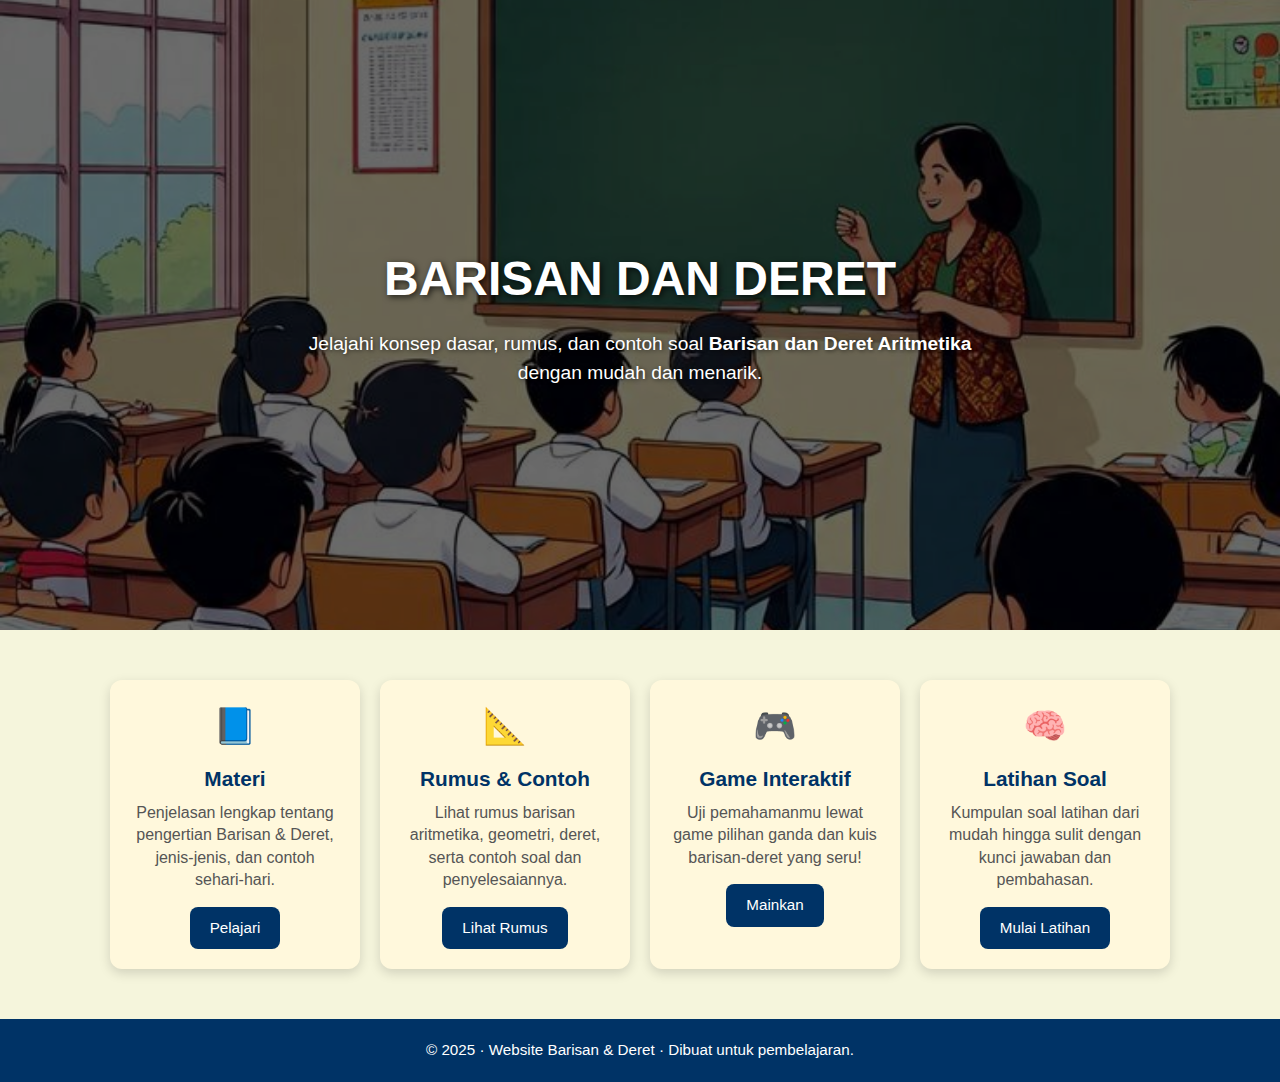
<file: index.html>
<!DOCTYPE HTML>
<html lang="id">
<head>
    <meta charset="utf-8">
    <meta name="viewport" content="width=device-width, initial-scale=1">
    <title>Barisan & Deret Matematika</title>
    <link rel="stylesheet" href="css/styles.css">
</head>
<body>
    <!-- Header/Hero Section -->
    <header>
        <img src="assets/images/image11.jpg" alt="Matematika Barisan dan Deret">
        <div class="overlay"></div>
        <div class="hero">
            <h1 class="title">BARISAN DAN DERET</h1>
            <p class="lead">
                Jelajahi konsep dasar, rumus, dan contoh soal <strong>Barisan dan Deret Aritmetika</strong> dengan mudah dan menarik.
            </p>
        </div>
    </header>

    <!-- Menu Cards Section -->
    <section class="cta-section">
        <div class="cta-container">
            <article class="cta-card">
                <span class="cta-icon">📘</span>
                <h3>Materi</h3>
                <p>Penjelasan lengkap tentang pengertian Barisan & Deret, jenis-jenis, dan contoh sehari-hari.</p>
                <a class="cta-button" href="materi.html">Pelajari</a>
            </article>
            <article class="cta-card">
                <span class="cta-icon">📐</span>
                <h3>Rumus & Contoh</h3>
                <p>Lihat rumus barisan aritmetika, geometri, deret, serta contoh soal dan penyelesaiannya.</p>
                <a class="cta-button" href="rumus.html">Lihat Rumus</a>
            </article>
            <article class="cta-card">
                <span class="cta-icon">🎮</span>
                <h3>Game Interaktif</h3>
                <p>Uji pemahamanmu lewat game pilihan ganda dan kuis barisan-deret yang seru!</p>
                <a class="cta-button" href="game.html">Mainkan</a>
            </article>
            <article class="cta-card">
                <span class="cta-icon">🧠</span>
                <h3>Latihan Soal</h3>
                <p>Kumpulan soal latihan dari mudah hingga sulit dengan kunci jawaban dan pembahasan.</p>
                <a class="cta-button" href="latihan.html">Mulai Latihan</a>
            </article>
        </div>
    </section>
    <!-- Footer -->
    <footer>
        © 2025 · Website Barisan & Deret · Dibuat untuk pembelajaran.
    </footer>
</body>
</html>
</file>
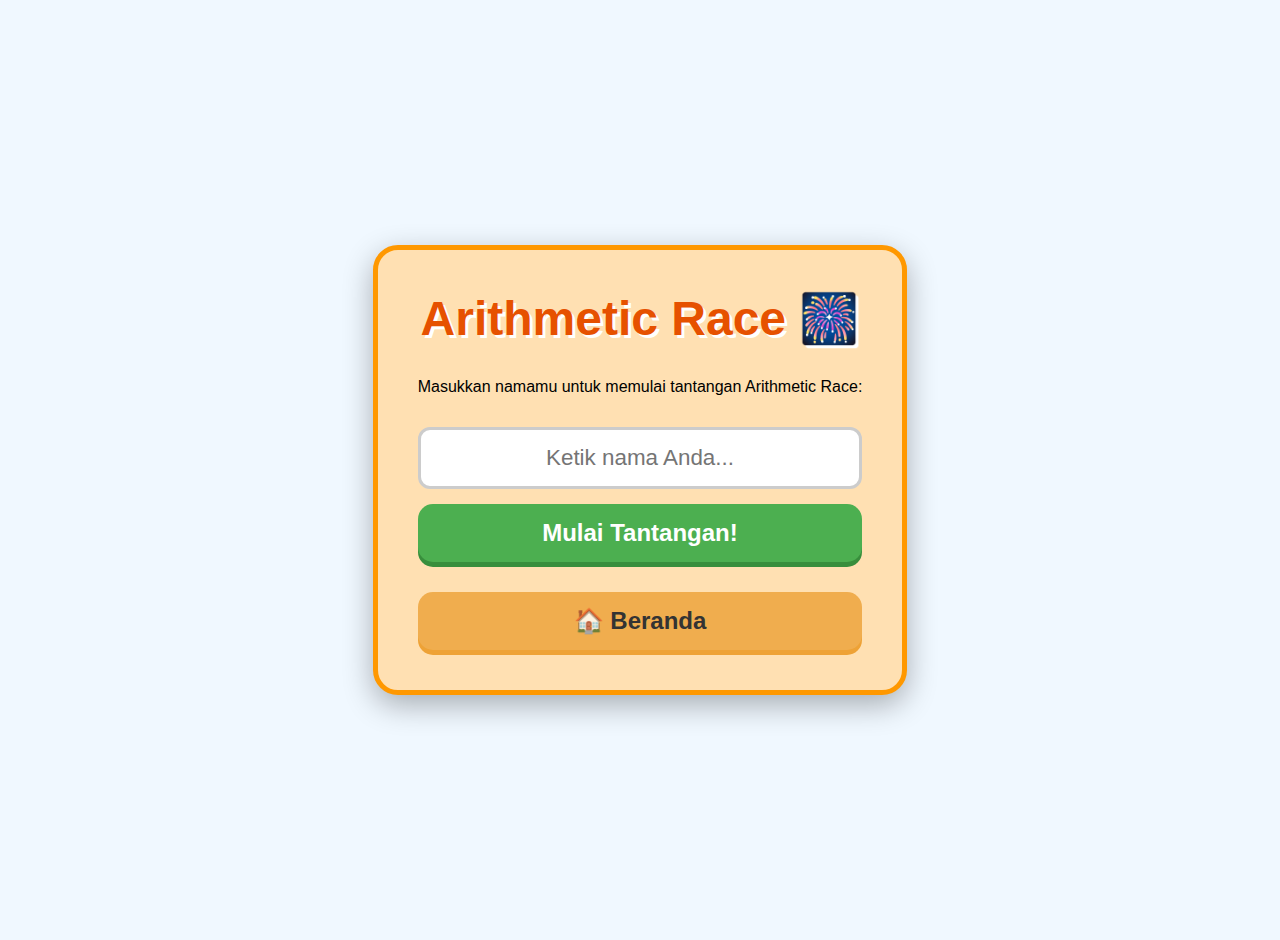
<file: game.html>
<!DOCTYPE html>
<html lang="id">
<head>
    <meta charset="UTF-8">
    <meta name="viewport" content="width=device-width, initial-scale=1.0">
    <title>Arithmetic Race: Barisan & Deret Aritmetika</title>
    <link rel="stylesheet" href="css/game.css"> 
</head>
<body>

    <div id="name-input-container">
        <h1>Arithmetic Race 🎆</h1>
        <p>Masukkan namamu untuk memulai tantangan Arithmetic Race:</p>
        <input type="text" id="player-name-input" placeholder="Ketik nama Anda...">
        <button id="submit-name-btn">Mulai Tantangan!</button>
        
        <button id="home-btn-start" class="control-btn" style="margin-top: 15px;">🏠 Beranda</button>
    </div>

    <div id="game-board" style="display: none;">
        <h1 class="game-title">Arithmetic Race</h1>
        <p class="subtitle">(BARISAN & DERET ARITMETIKA)</p>
        
        <div id="challenge-display" class="challenge-card">
            <h2 id="challenge-title">📜 Tantangan Arithmetic Race!</h2>
            <p id="challenge-question">Klik <strong>🎲 Kubus Soal</strong> untuk mendapatkan tantangan pertamamu!</p>
            <button id="check-answer-btn" style="display:none;">✅ Cek Jawaban</button>
        </div>
        
        <div class="main-content">
            <div class="sequence-area">
                
                <div class="row">
                    <div class="square term-box">
                        <input type="number" class="box-input" id="U1" data-type="term" placeholder="a">
                    </div>
                    <div class="operator">+</div>
                    <div class="square diff-box">
                        <input type="number" class="box-input" id="B1" data-type="diff" placeholder="b">
                    </div>
                    <div class="operator">→</div>
                    <div class="square term-box">
                        <input type="number" class="box-input" id="U2" data-type="term" placeholder="U₂">
                    </div>
                    <div class="operator">+</div>
                    <div class="square diff-box">
                        <input type="number" class="box-input" id="B2" data-type="diff" placeholder="b">
                    </div>
                    <div class="operator">→</div>
                    <div class="square term-box">
                        <input type="number" class="box-input" id="U3" data-type="term" placeholder="U₃">
                    </div>
                </div>
                
                
                <div class="row controls-and-info-row">
                    <div class="square small-box" id="kubus-soal" title="Klik untuk tantangan baru!">
                        <p>🎲</p>
                        <p>Kubus Soal</p>
                    </div>
                </div>
                
                
                <div class="row">
                    <div class="square term-box">
                        <input type="number" class="box-input" id="U4" data-type="term" placeholder="U₄">
                    </div>
                    <div class="operator">+</div>
                    <div class="square diff-box">
                        <input type="number" class="box-input" id="B3" data-type="diff" placeholder="b">
                    </div>
                    <div class="operator">→</div>
                    <div class="square term-box">
                        <input type="number" class="box-input" id="U5" data-type="term" placeholder="U₅">
                    </div>
                    <div class="operator">+</div>
                    <div class="square diff-box">
                        <input type="number" class="box-input" id="B4" data-type="diff" placeholder="b">
                    </div>
                    <div class="operator">→</div>
                    <div class="square term-box">
                        <input type="number" class="box-input" id="U6" data-type="term" placeholder="U₆">
                    </div>
                </div>
            </div>

            <div class="formula-card-area">
                <div class="formula-card">
                    <h2>Kartu Rumus Suku (U)</h2>
                    <p>U<sub>n</sub> = a + (n-1)b</p>
                </div>
                <div class="formula-card">
                    <h2>Kartu Rumus Deret (S)</h2>
                    <p>S<sub>n</sub> = n/2 (a + U<sub>n</sub>)</p>
                    <p>S<sub>n</sub> = n/2 (2a + (n-1)b)</p>
                </div>
            </div>
        </div>

        <div class="controls-area">
            <button id="reset-btn" class="control-btn" style="background-color: #ffc107; color: #333; box-shadow: 0 5px #ff9800;">🔄 Reset Papan</button>
            <div id="player-score">Skor: 0</div>
            <button id="home-btn-game" class="control-btn">🏠 Beranda</button>
        </div>
    </div>
    
    <div id="custom-confirm-modal" class="modal">
        <div class="modal-content">
            <p id="confirm-message">Yakin ingin kembali ke Beranda?</p>
            <div class="modal-buttons">
                <button id="confirm-yes-btn" class="modal-btn yes">Ya</button>
                <button id="confirm-no-btn" class="modal-btn no">Tidak</button>
            </div>
        </div>
    </div>


    <audio id="bg-music" src="https://www.soundhelix.com/examples/mp3/SoundHelix-Song-1.mp3" loop></audio>
    <audio id="correct-sound" src="https://www.soundjay.com/misc/sounds/bell-ringing-05.mp3"></audio>
    <audio id="fail-sound" src="https://www.soundjay.com/buttons/beep-07.mp3"></audio>

    <script src="game.js"></script>
</body>
</html>
</file>
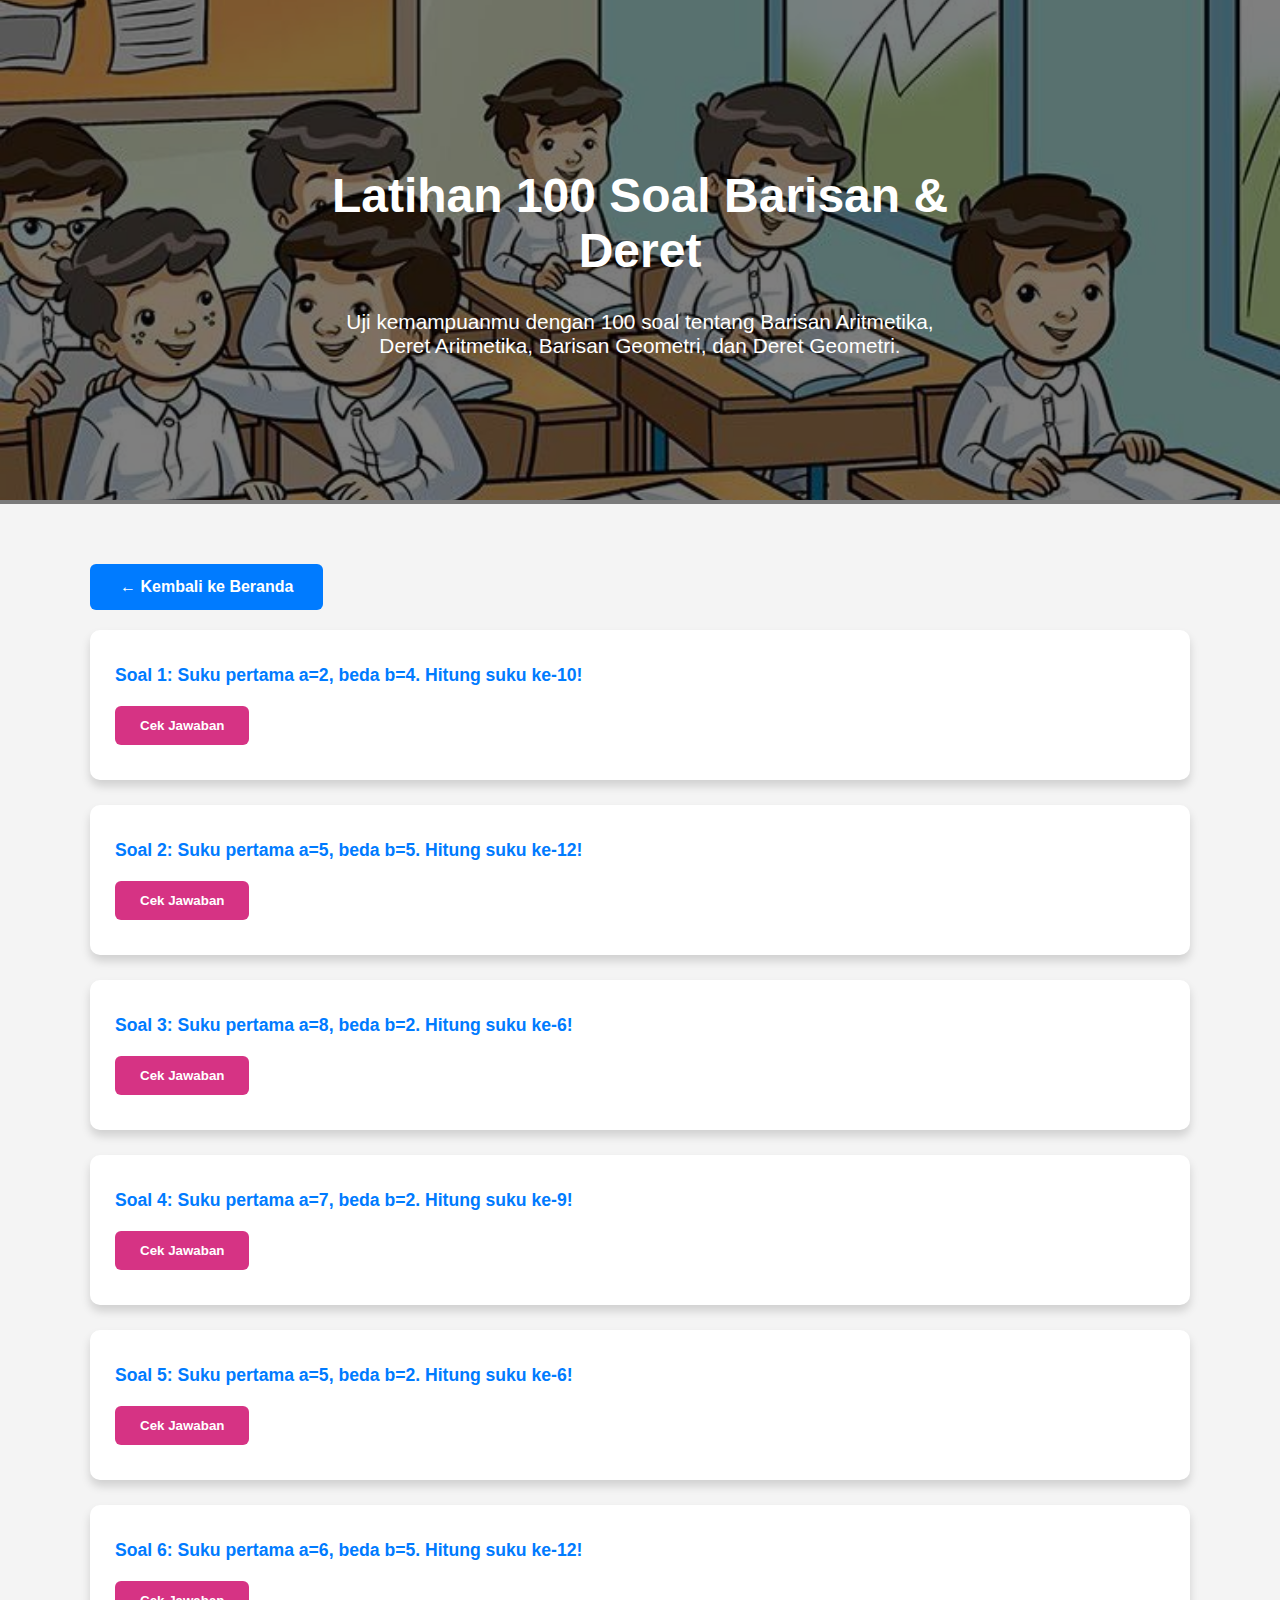
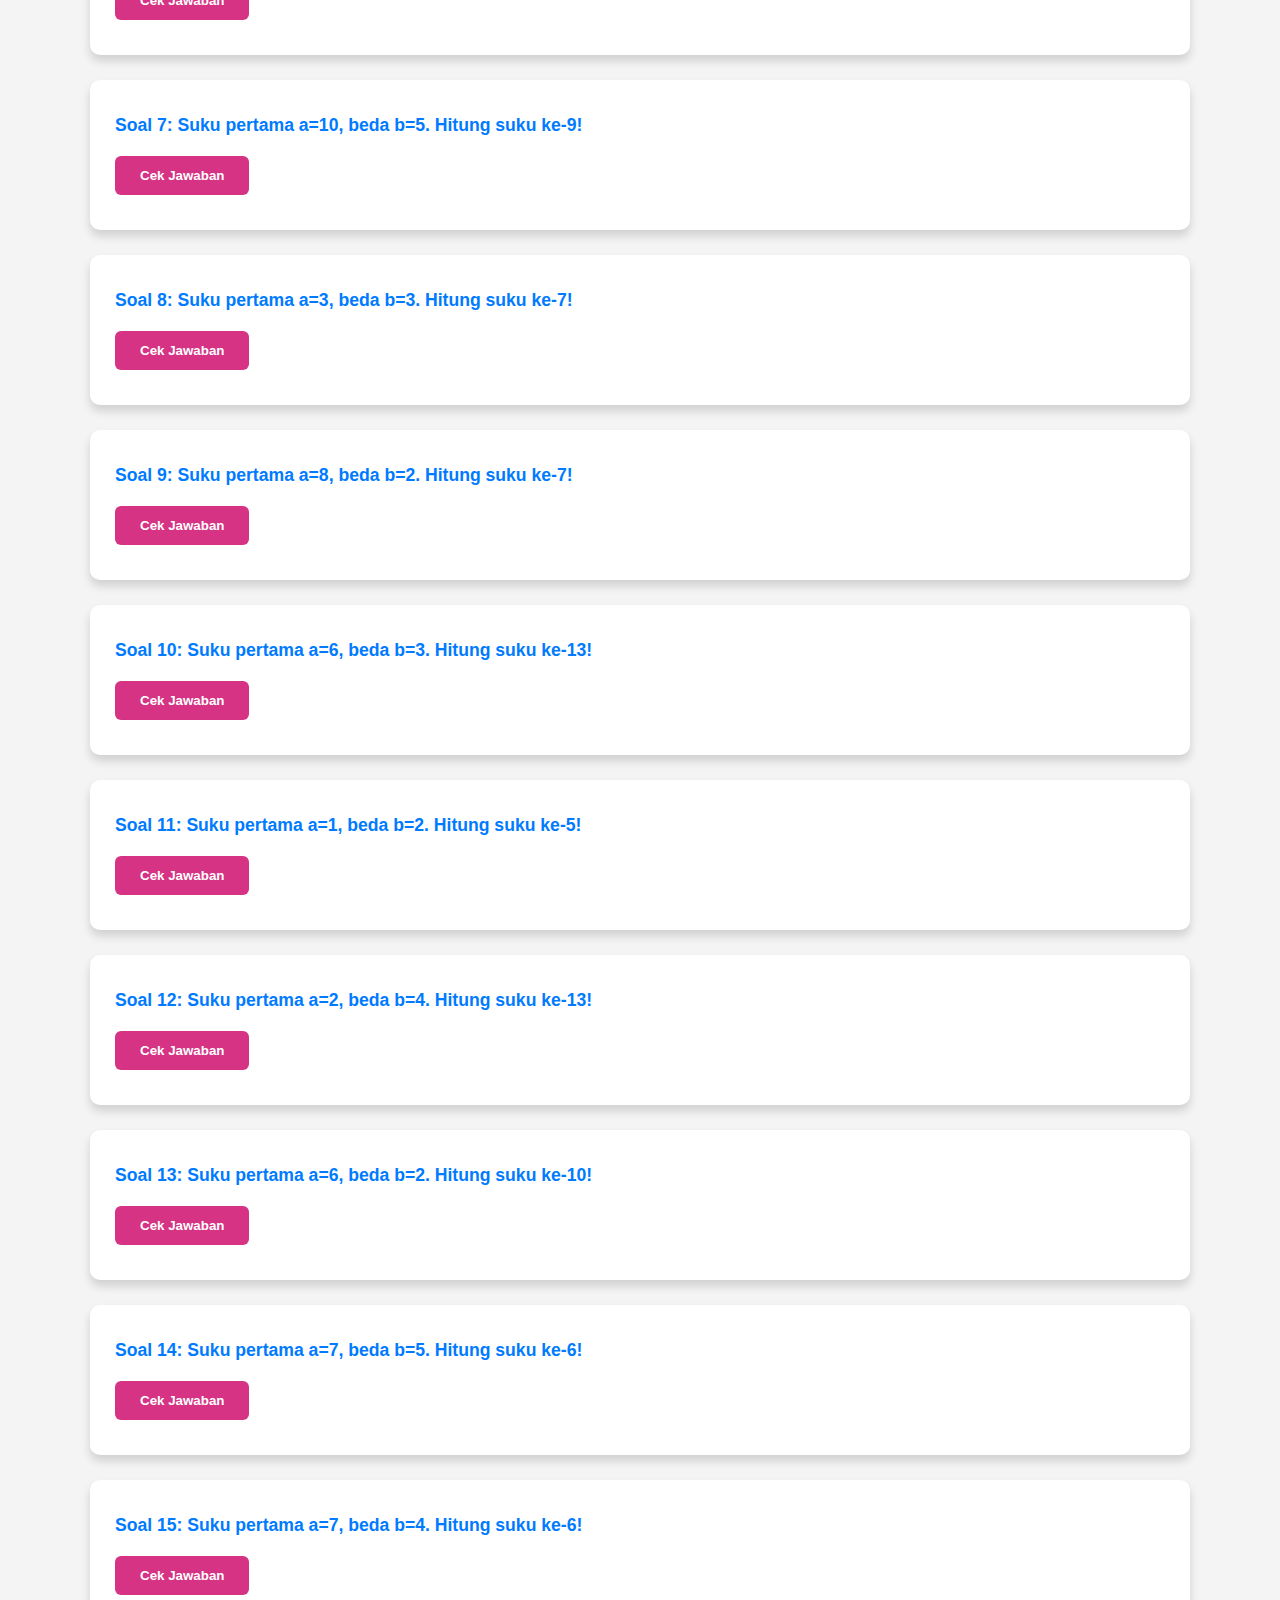
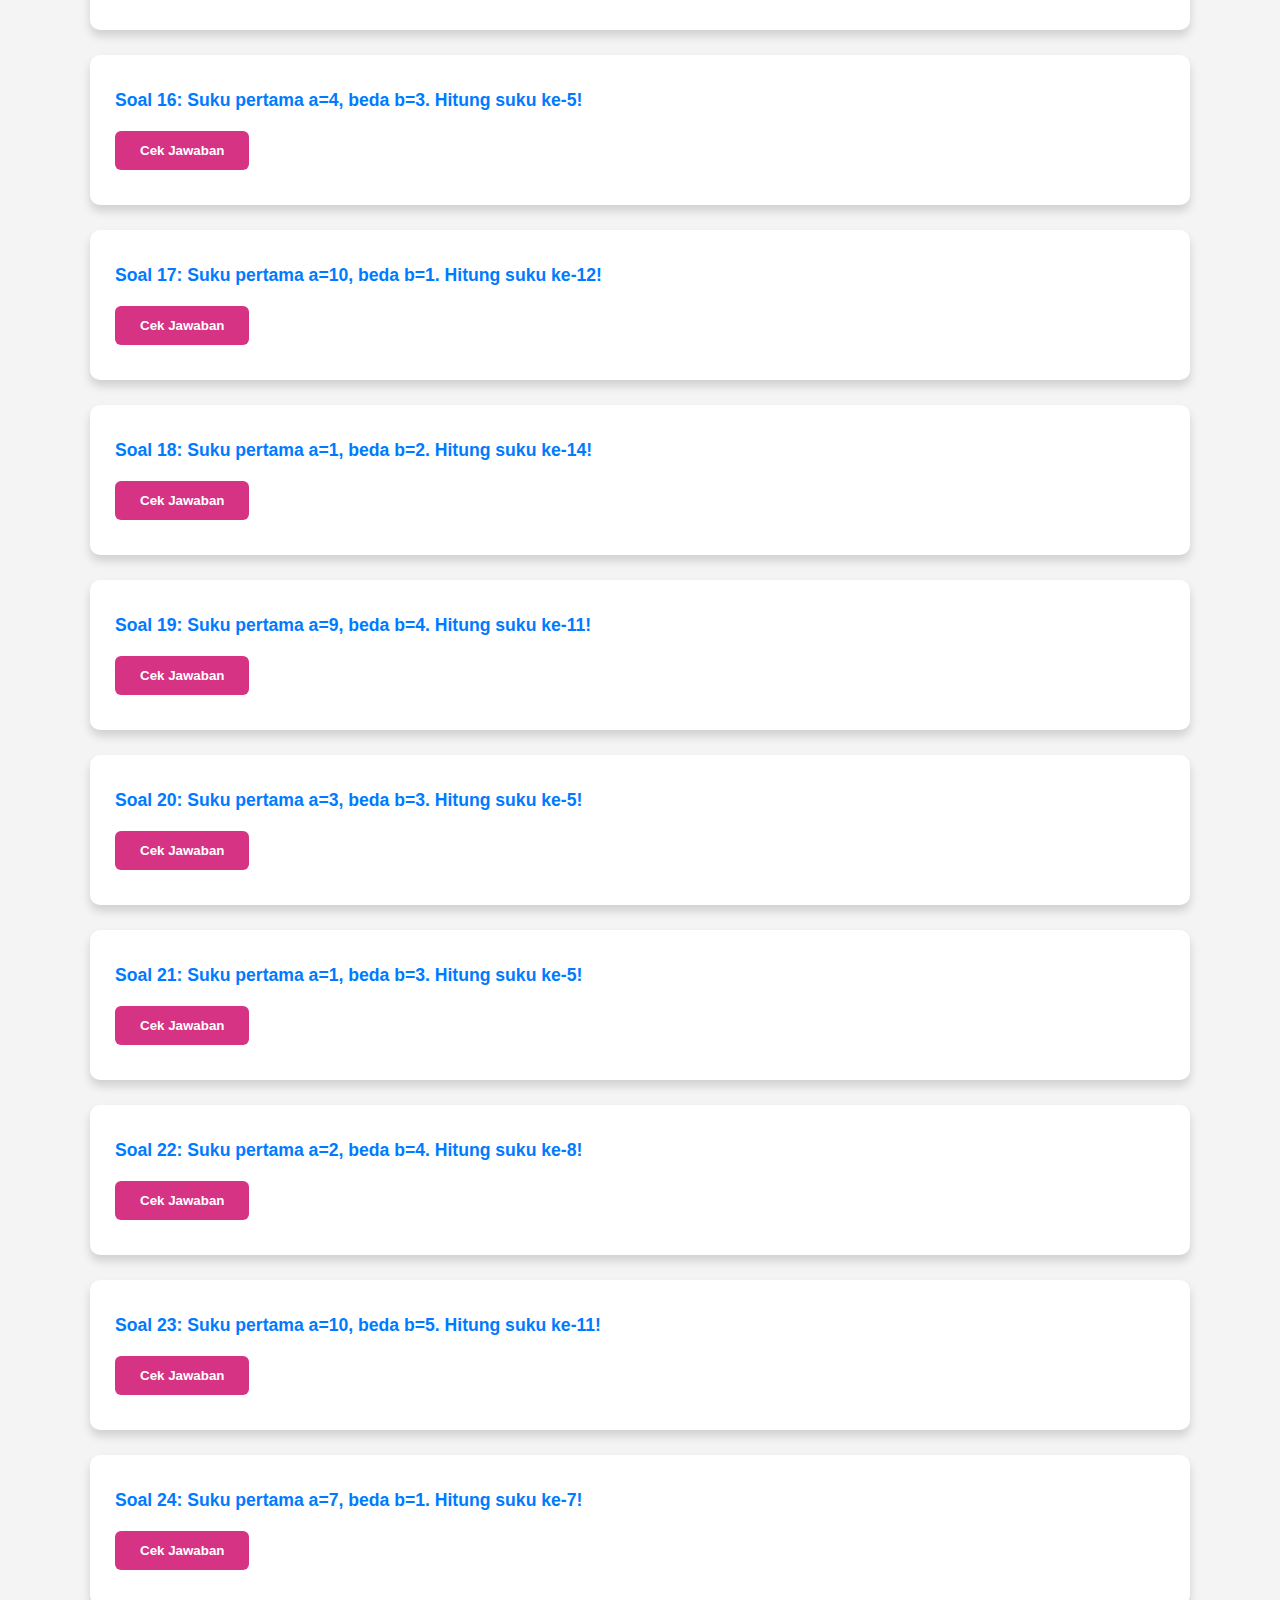
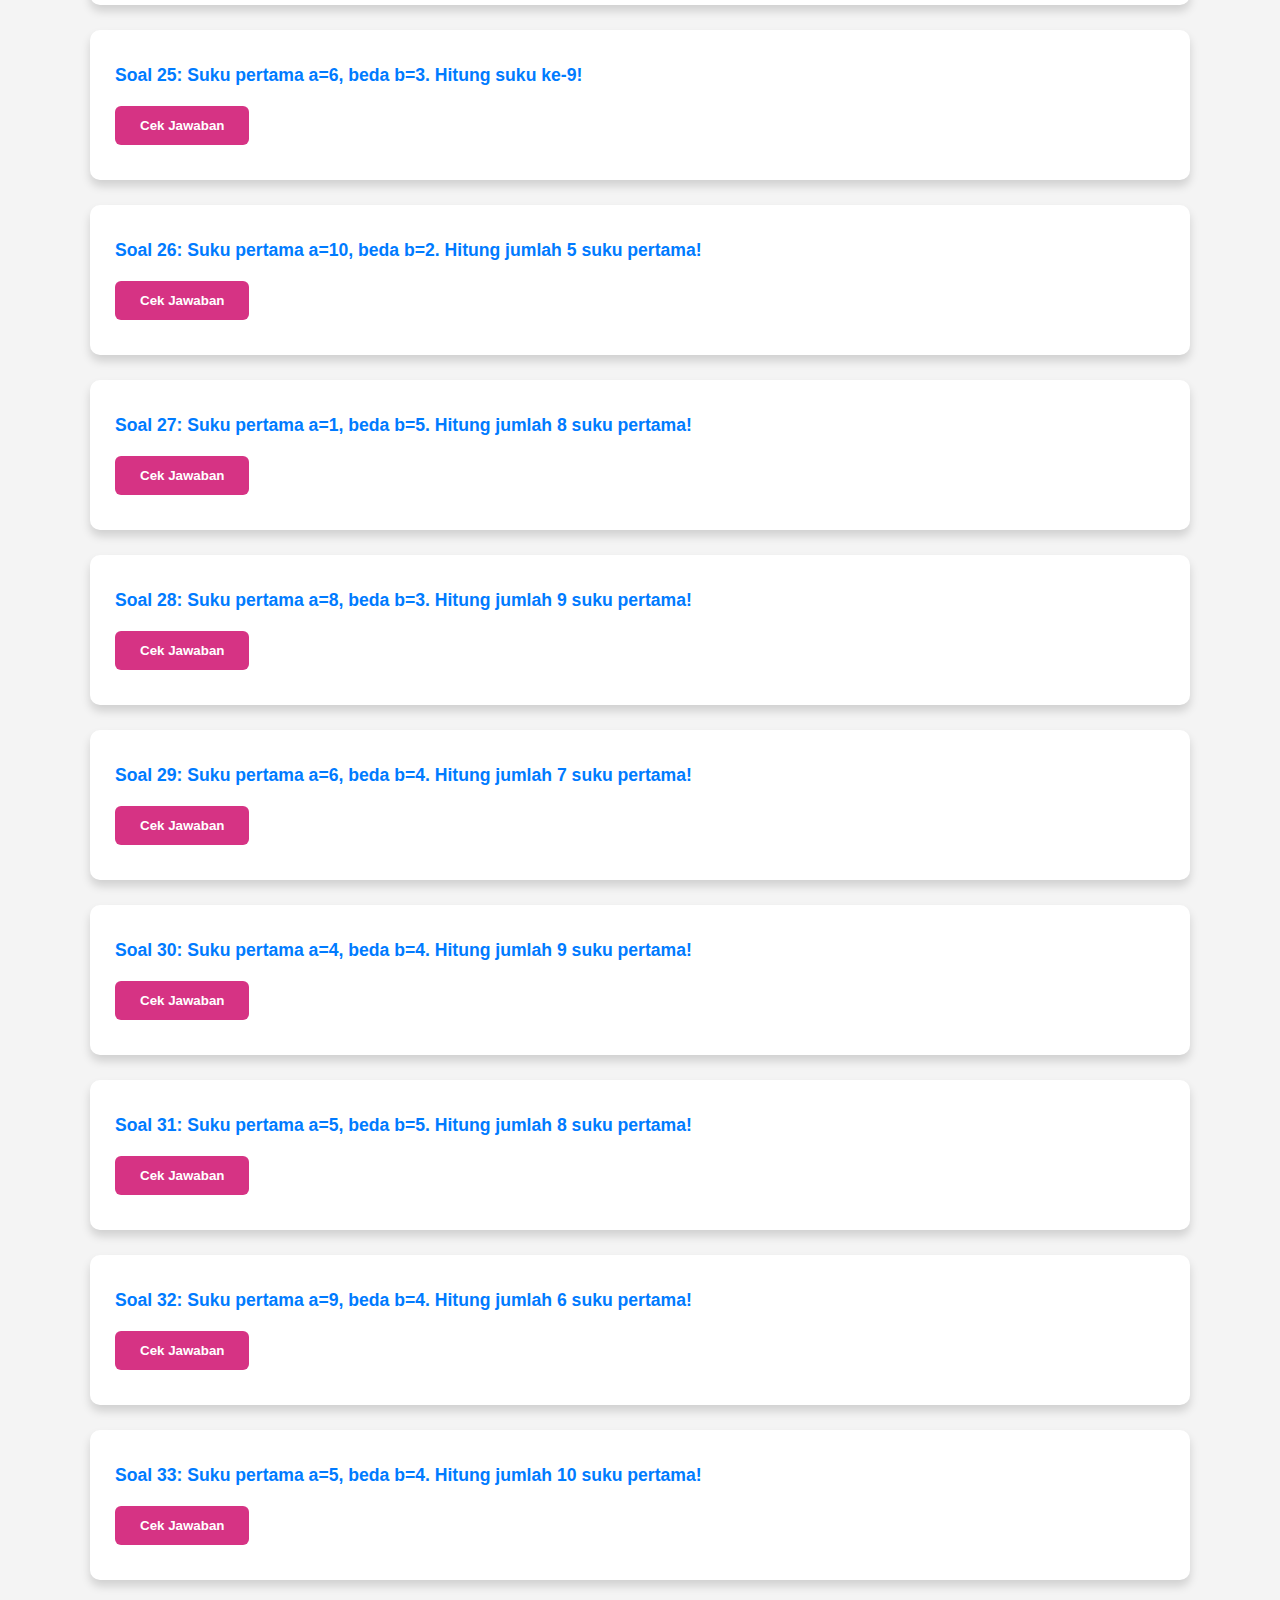
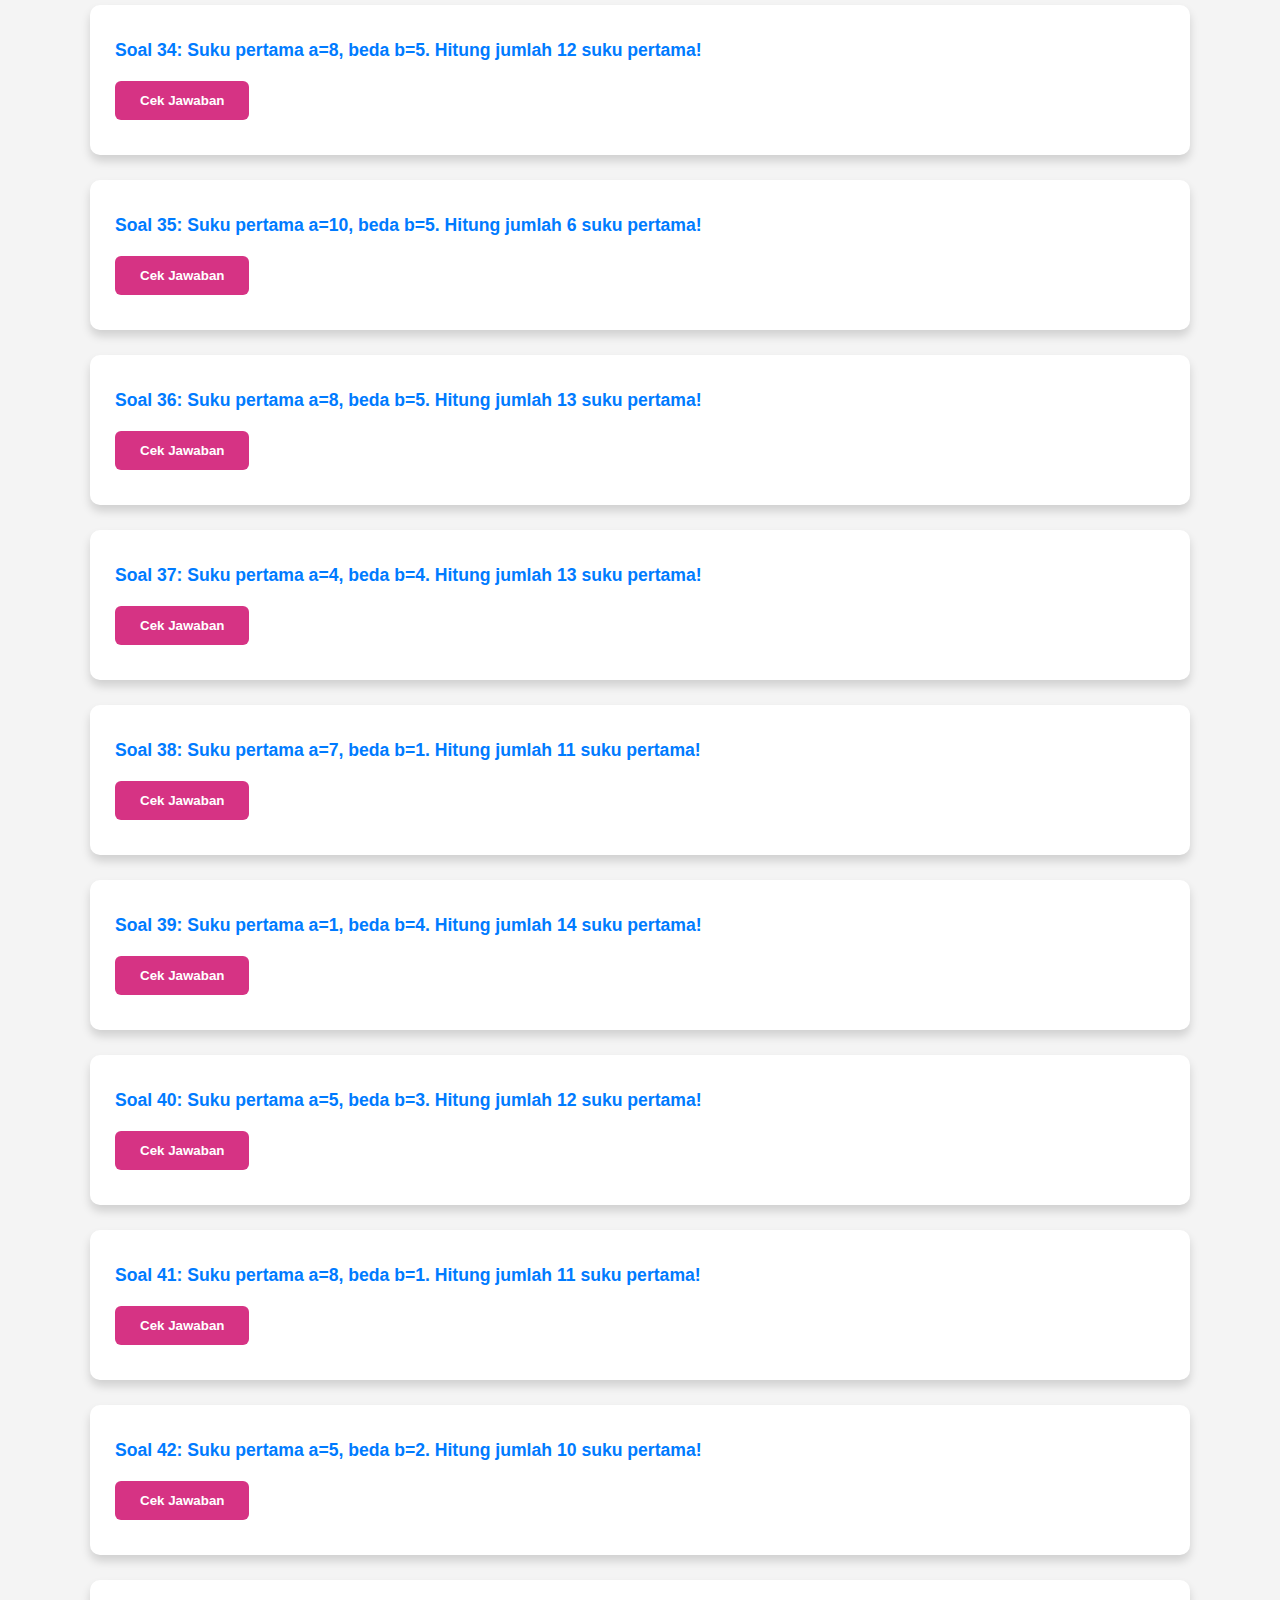
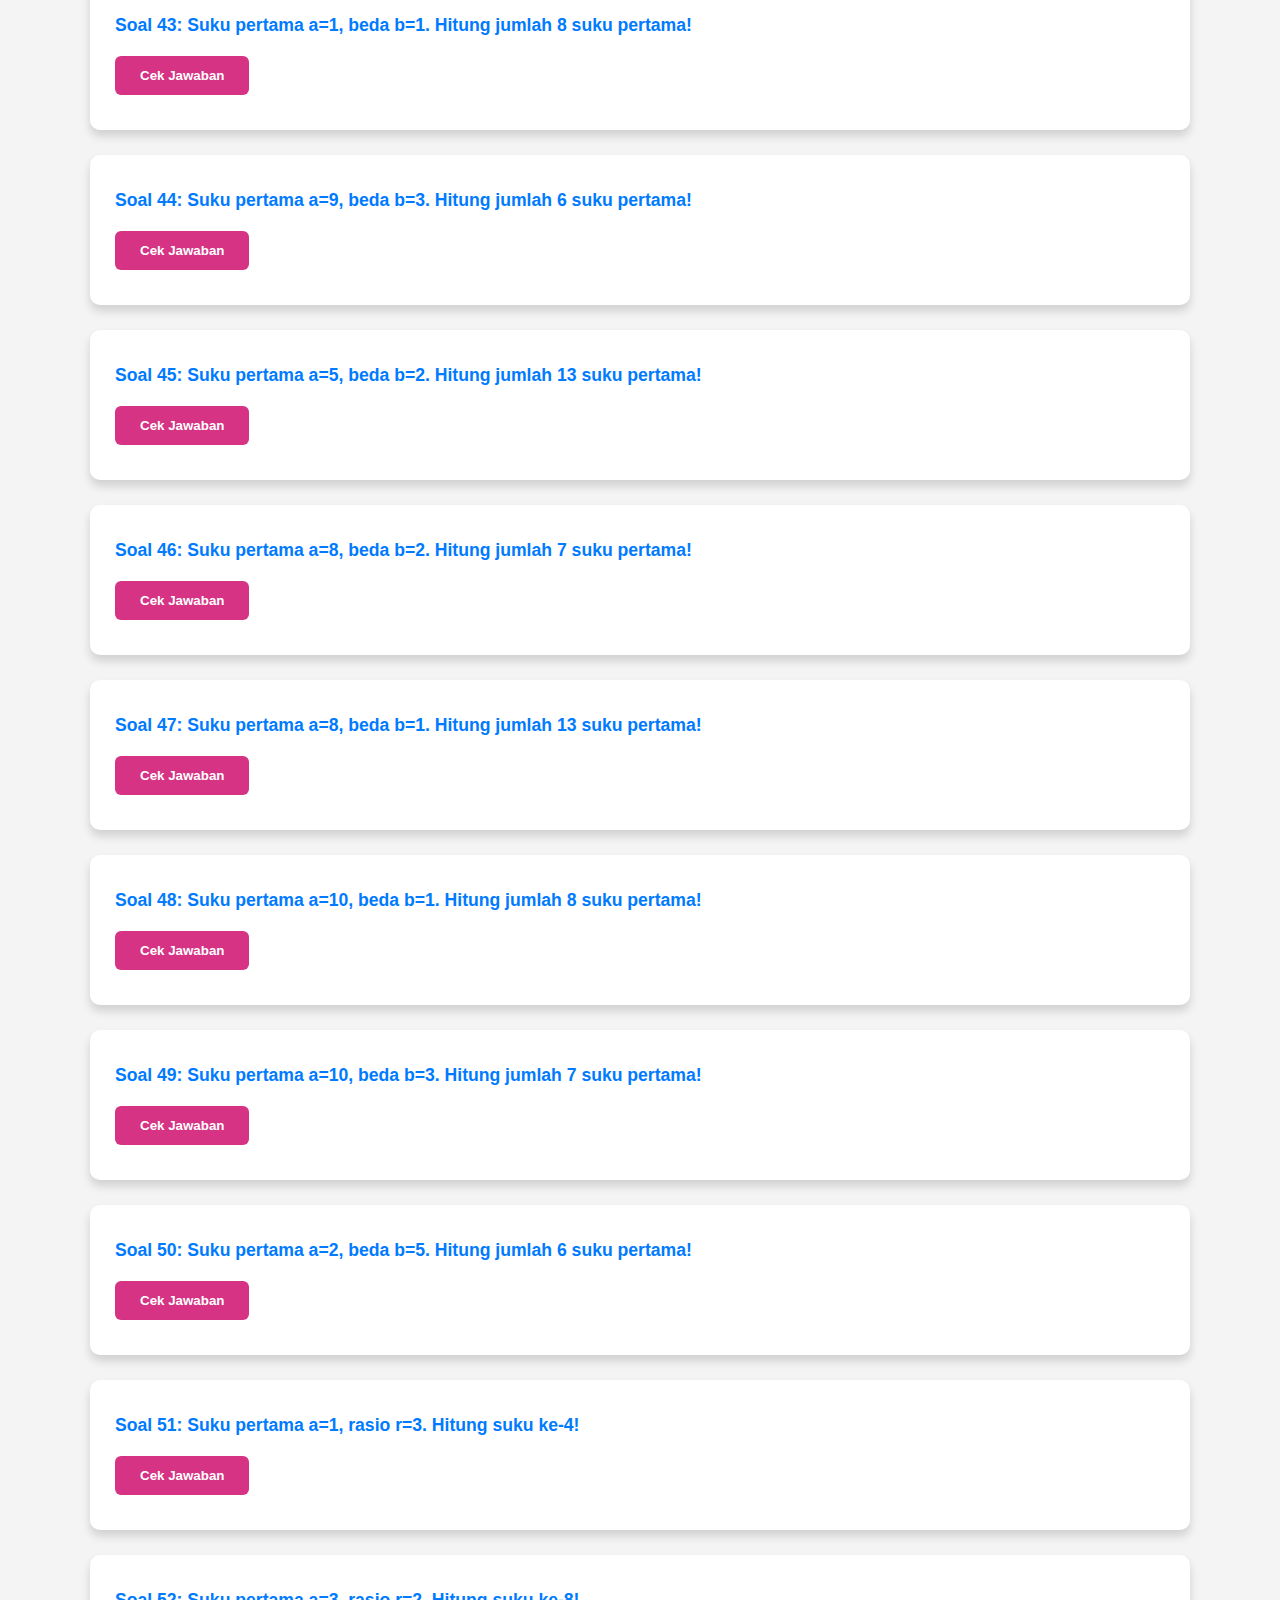
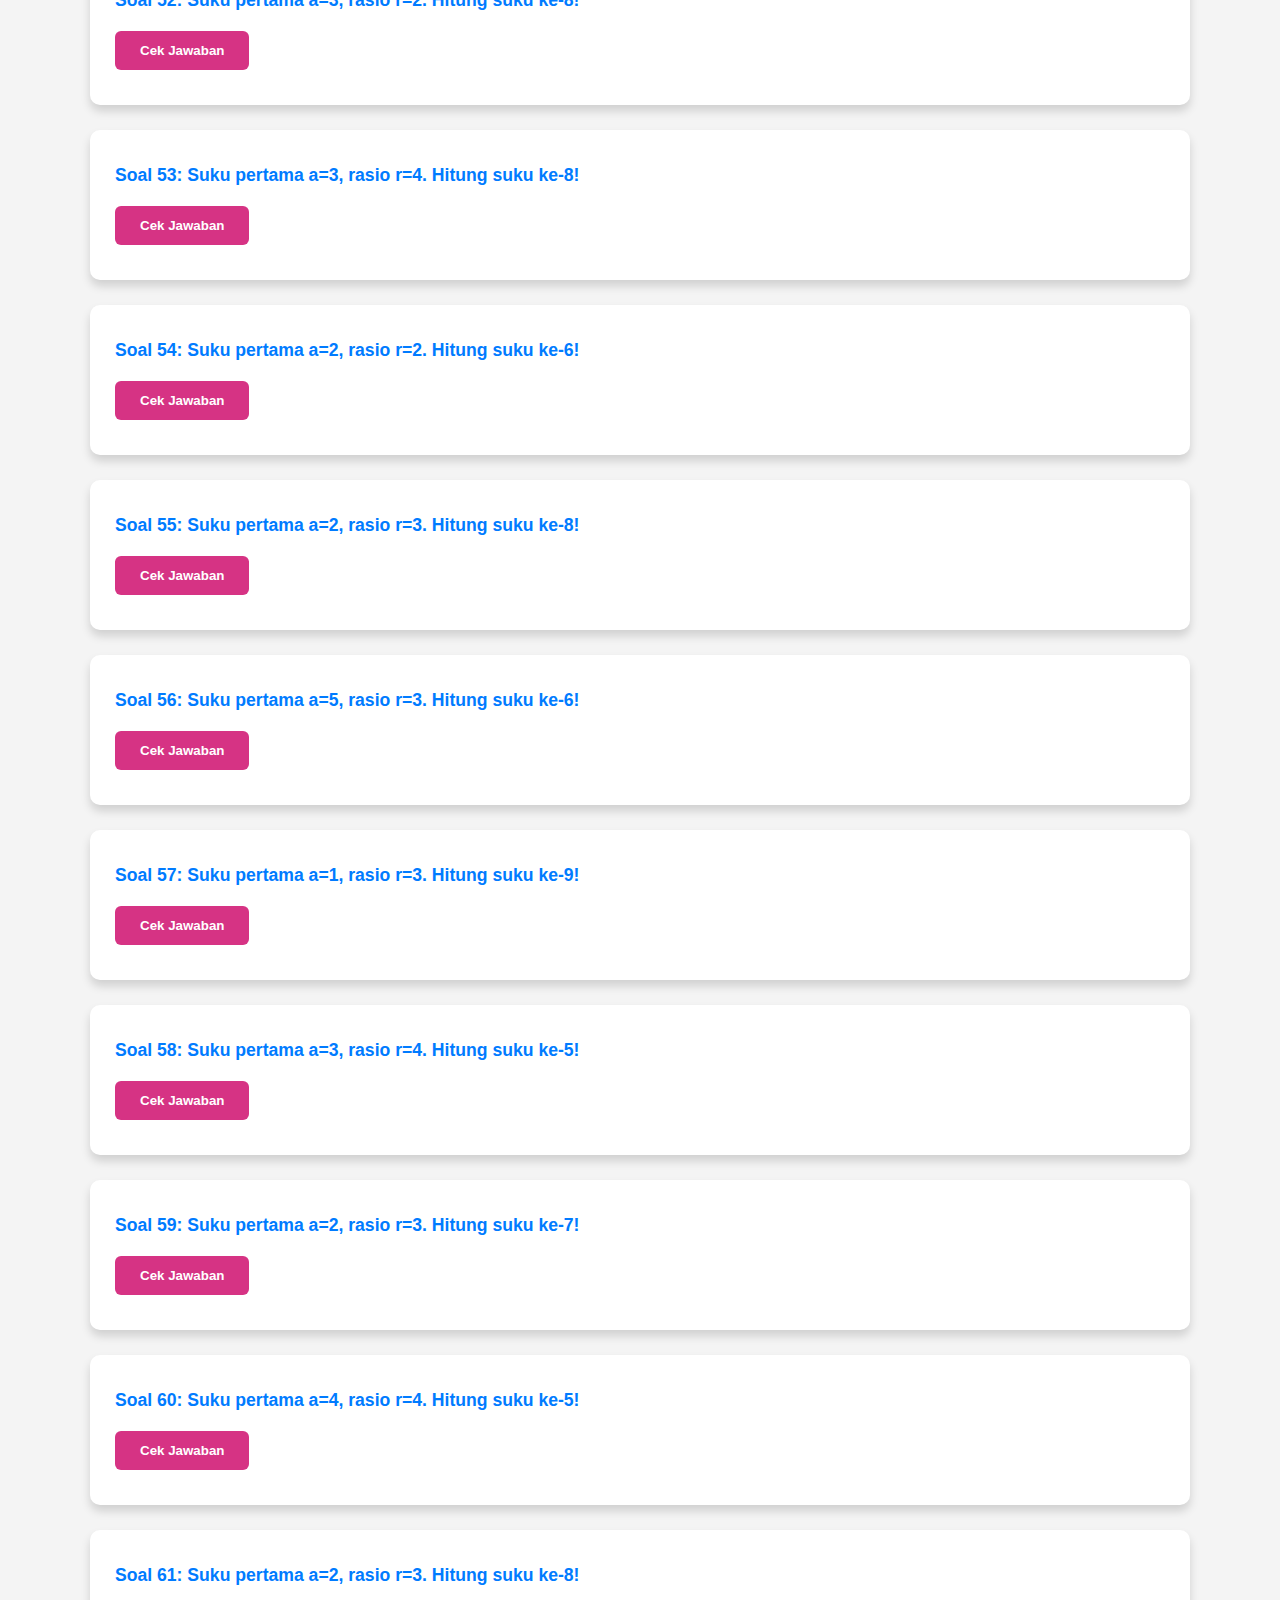
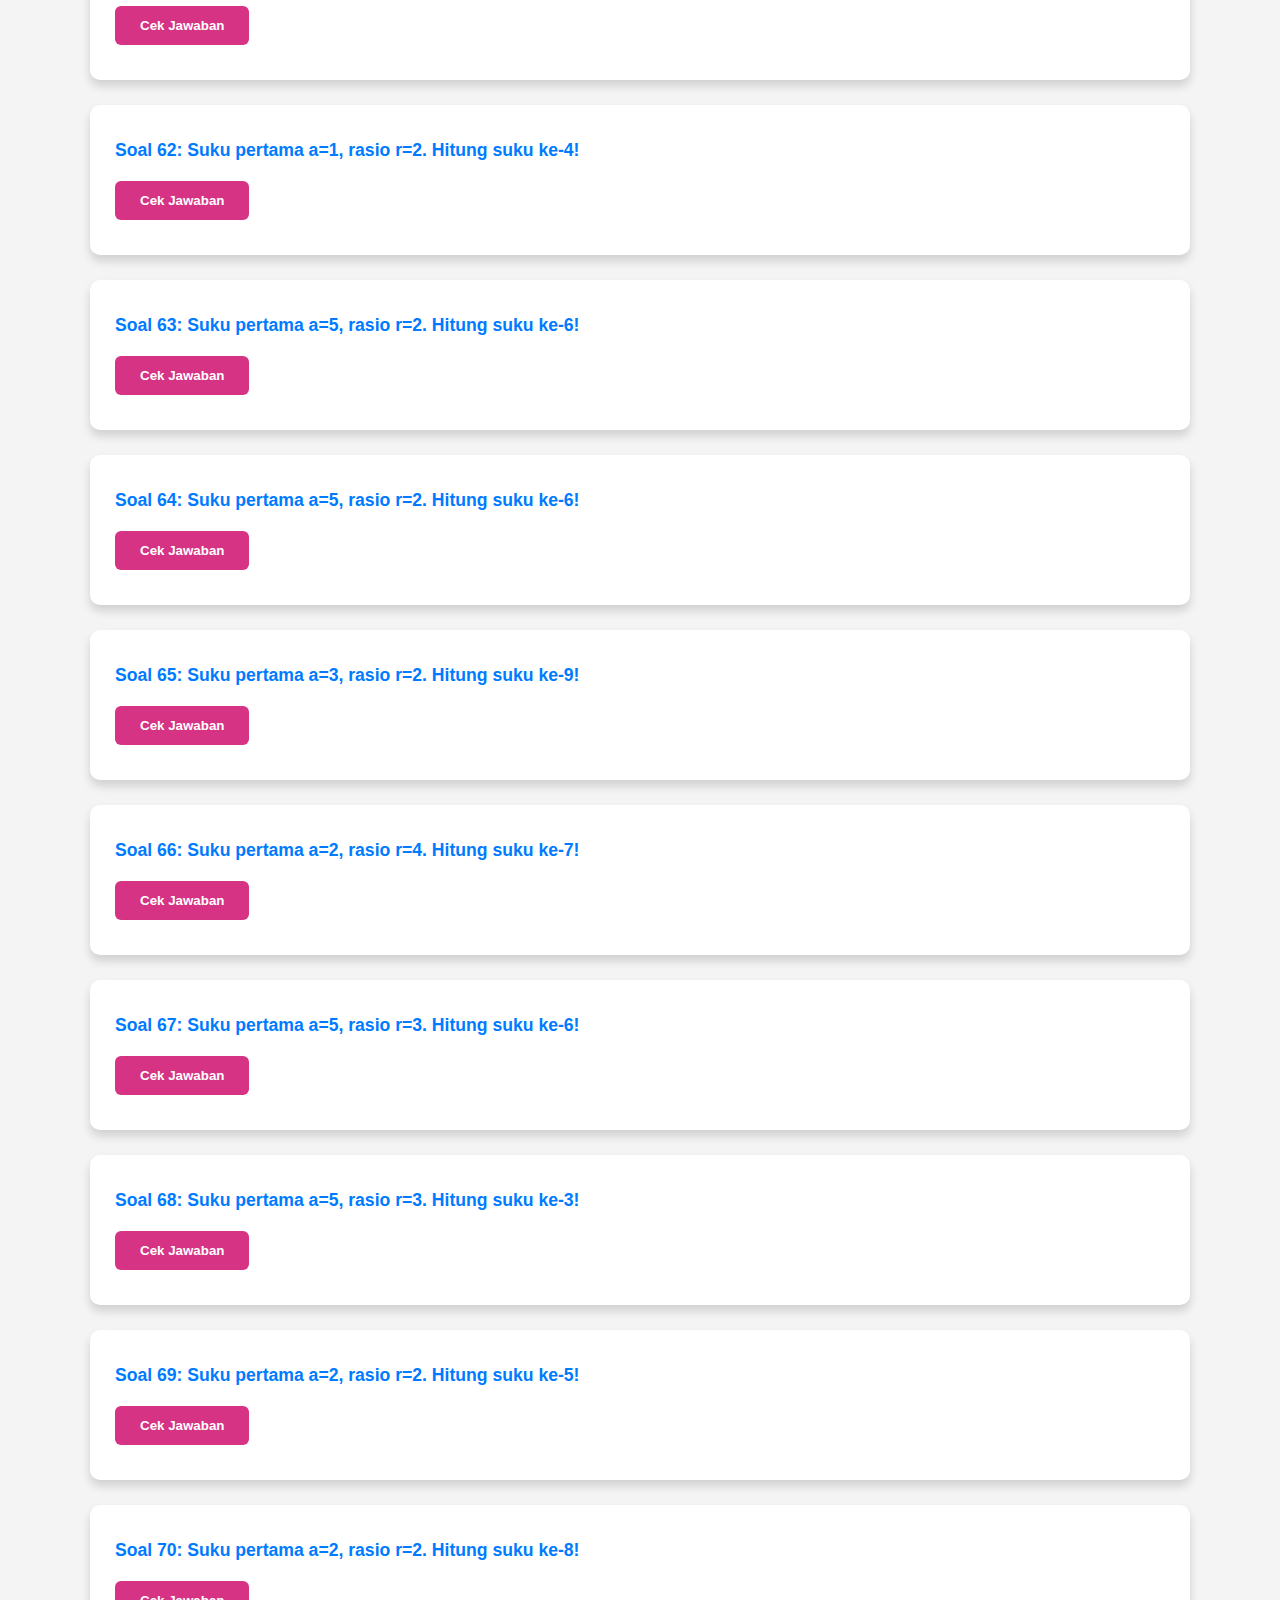
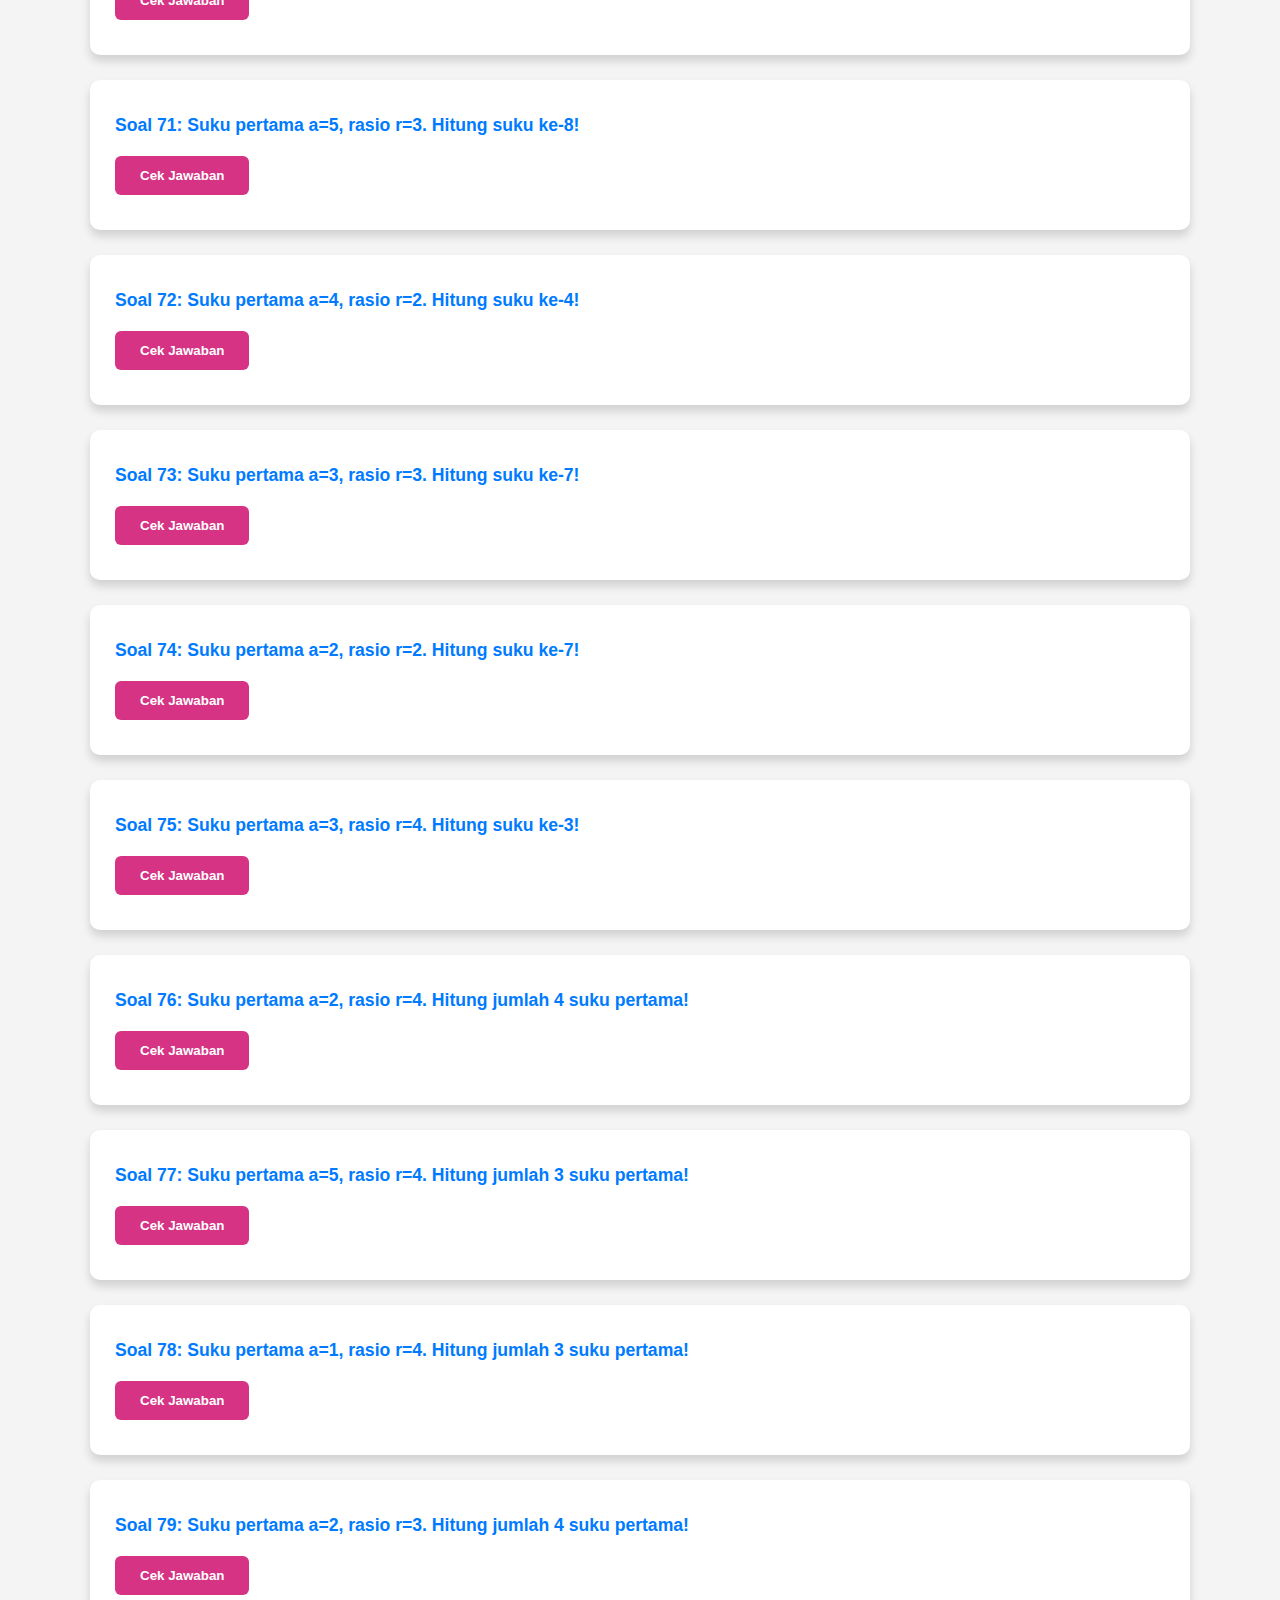
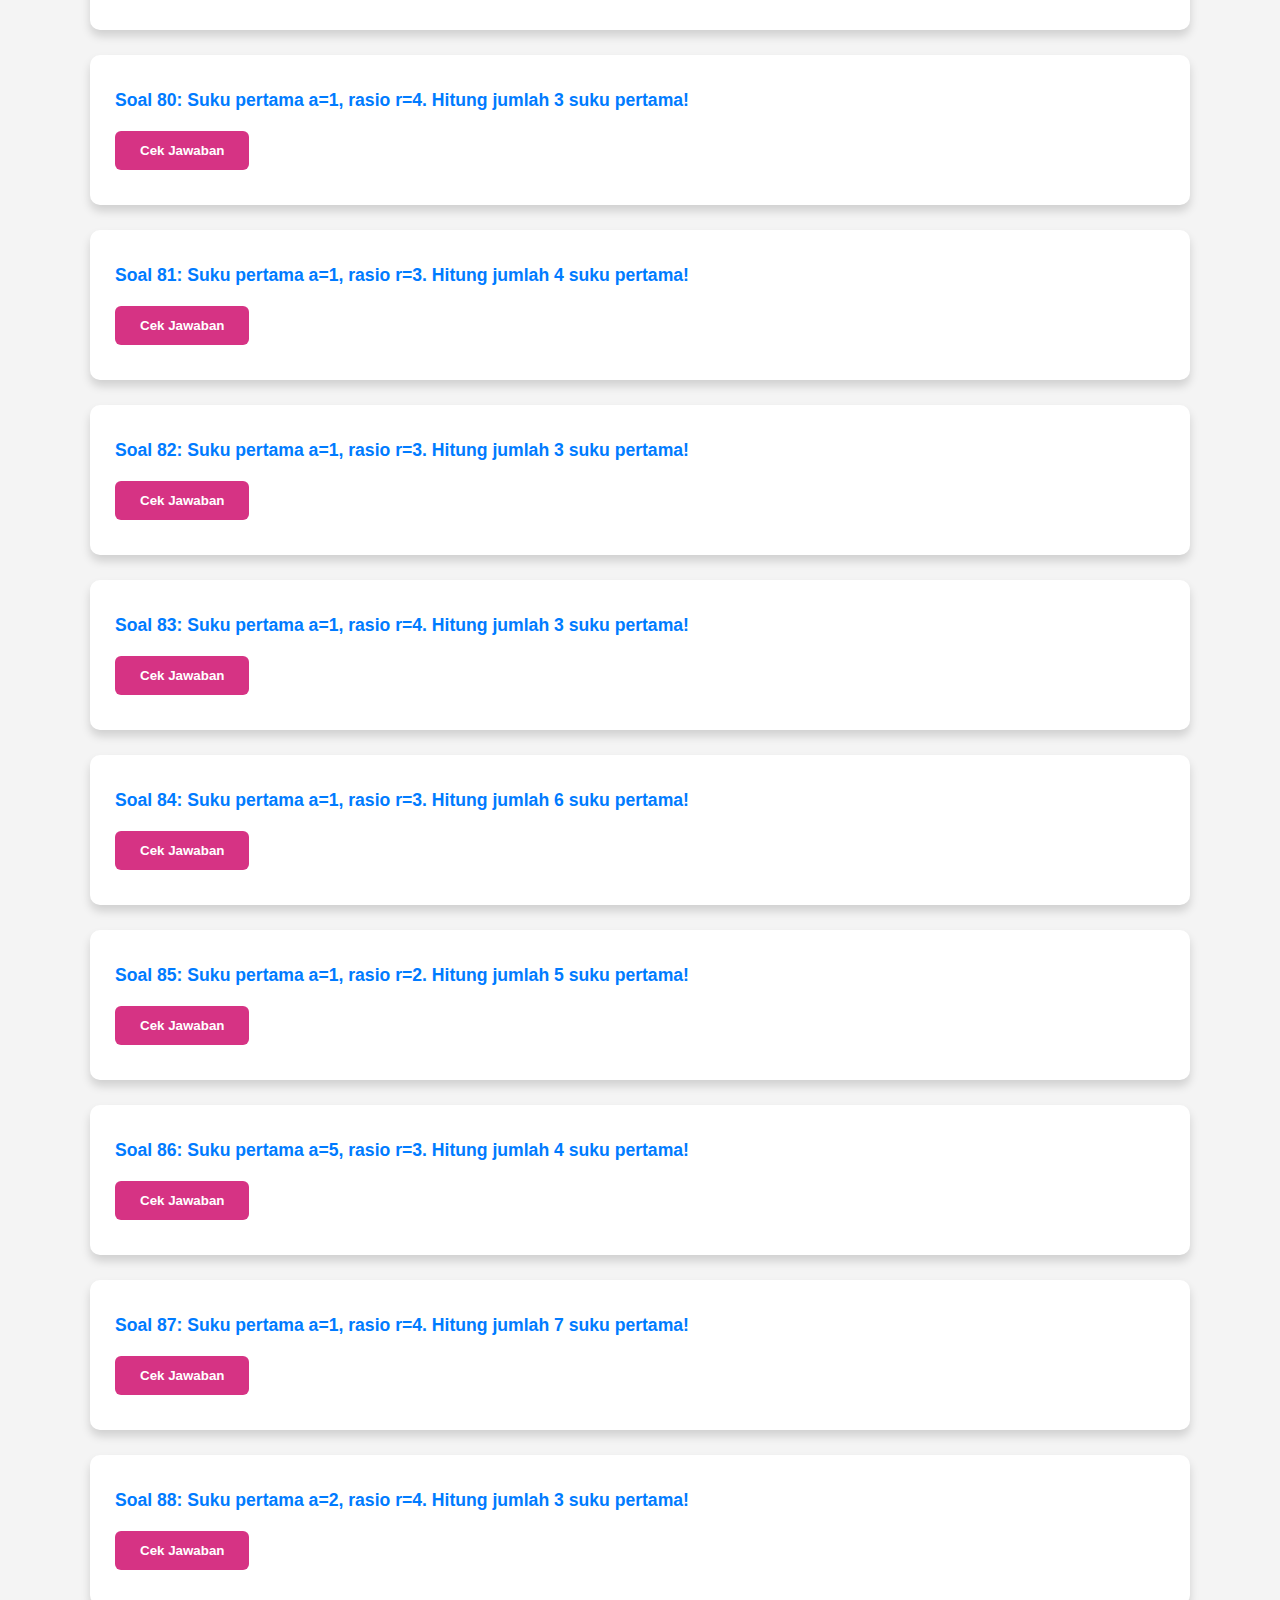
<file: latihan.html>
<!DOCTYPE HTML>
<html lang="id">
<head>
<meta charset="utf-8">
<meta name="viewport" content="width=device-width, initial-scale=1">
<title>Latihan 100 Soal - Barisan & Deret</title>
<link rel="stylesheet" href="css/latihan.css">
</head>
<body>
<header>
    <img src="assets/images/image8.jpg" alt="Latihan 100 Soal Barisan & Deret" class="header-img">
    <div class="overlay"></div>
    <div class="hero">
        <h1>Latihan 100 Soal Barisan & Deret</h1>
        <p class="summary-intro">
            Uji kemampuanmu dengan 100 soal tentang Barisan Aritmetika, Deret Aritmetika, Barisan Geometri, dan Deret Geometri.
        </p>
    </div>
</header>

<main class="shell">
    <div class="page-actions">
        <a href="index.html">← Kembali ke Beranda</a>
    </div>

    <article class="content" id="soal-container">
        <!-- Soal akan dimasukkan otomatis lewat JS -->
    </article>
</main>

<footer>
    © 2025 · Latihan 100 Soal Barisan & Deret
</footer>

<script>
const container = document.getElementById('soal-container');
const soal = [];

// ==================== GENERATE SOAL ====================
// Barisan Aritmetika (1-25)
for (let i=1;i<=25;i++){
    let a=Math.floor(Math.random()*10)+1;
    let b=Math.floor(Math.random()*5)+1;
    let n=Math.floor(Math.random()*10)+5;
    let un = a + (n-1)*b;
    soal.push({
        tipe:"BA",
        pertanyaan:`Soal ${i}: Suku pertama a=${a}, beda b=${b}. Hitung suku ke-${n}!`,
        jawaban:`U${n} = ${un}`
    });
}

// Deret Aritmetika (26-50)
for (let i=26;i<=50;i++){
    let a=Math.floor(Math.random()*10)+1;
    let b=Math.floor(Math.random()*5)+1;
    let n=Math.floor(Math.random()*10)+5;
    let un = a + (n-1)*b;
    let sn = (n/2)*(a+un);
    soal.push({
        tipe:"DA",
        pertanyaan:`Soal ${i}: Suku pertama a=${a}, beda b=${b}. Hitung jumlah ${n} suku pertama!`,
        jawaban:`S${n} = ${sn}`
    });
}

// Barisan Geometri (51-75)
for (let i=51;i<=75;i++){
    let a=Math.floor(Math.random()*5)+1;
    let r=Math.floor(Math.random()*3)+2;
    let n=Math.floor(Math.random()*7)+3;
    let un = a*Math.pow(r,n-1);
    soal.push({
        tipe:"BG",
        pertanyaan:`Soal ${i}: Suku pertama a=${a}, rasio r=${r}. Hitung suku ke-${n}!`,
        jawaban:`U${n} = ${un}`
    });
}

// Deret Geometri (76-100)
for (let i=76;i<=100;i++){
    let a=Math.floor(Math.random()*5)+1;
    let r=Math.floor(Math.random()*3)+2;
    let n=Math.floor(Math.random()*5)+3;
    let sn = a*(Math.pow(r,n)-1)/(r-1);
    soal.push({
        tipe:"DG",
        pertanyaan:`Soal ${i}: Suku pertama a=${a}, rasio r=${r}. Hitung jumlah ${n} suku pertama!`,
        jawaban:`S${n} = ${sn}`
    });
}

// ==================== TAMPILKAN SOAL ====================
soal.forEach((s,i)=>{
    const div = document.createElement('div');
    div.classList.add('soal-card');
    div.innerHTML = `
        <p><strong>${s.pertanyaan}</strong></p>
        <button class="btn-jawab" onclick="cekJawaban('jawab${i}')">Cek Jawaban</button>
        <p class="jawaban" id="jawab${i}">${s.jawaban}</p>
    `;
    container.appendChild(div);
});

// ==================== FUNGSI CEK JAWABAN ====================
function cekJawaban(id){
    const jawaban = document.getElementById(id);
    jawaban.style.display = jawaban.style.display==='block' ? 'none' : 'block';
}

// Sembunyikan semua jawaban awalnya
document.addEventListener('DOMContentLoaded', function(){
    const jawabanElements = document.querySelectorAll('.jawaban');
    jawabanElements.forEach(el=>el.style.display='none');
});
</script>
</body>
</html>
</file>
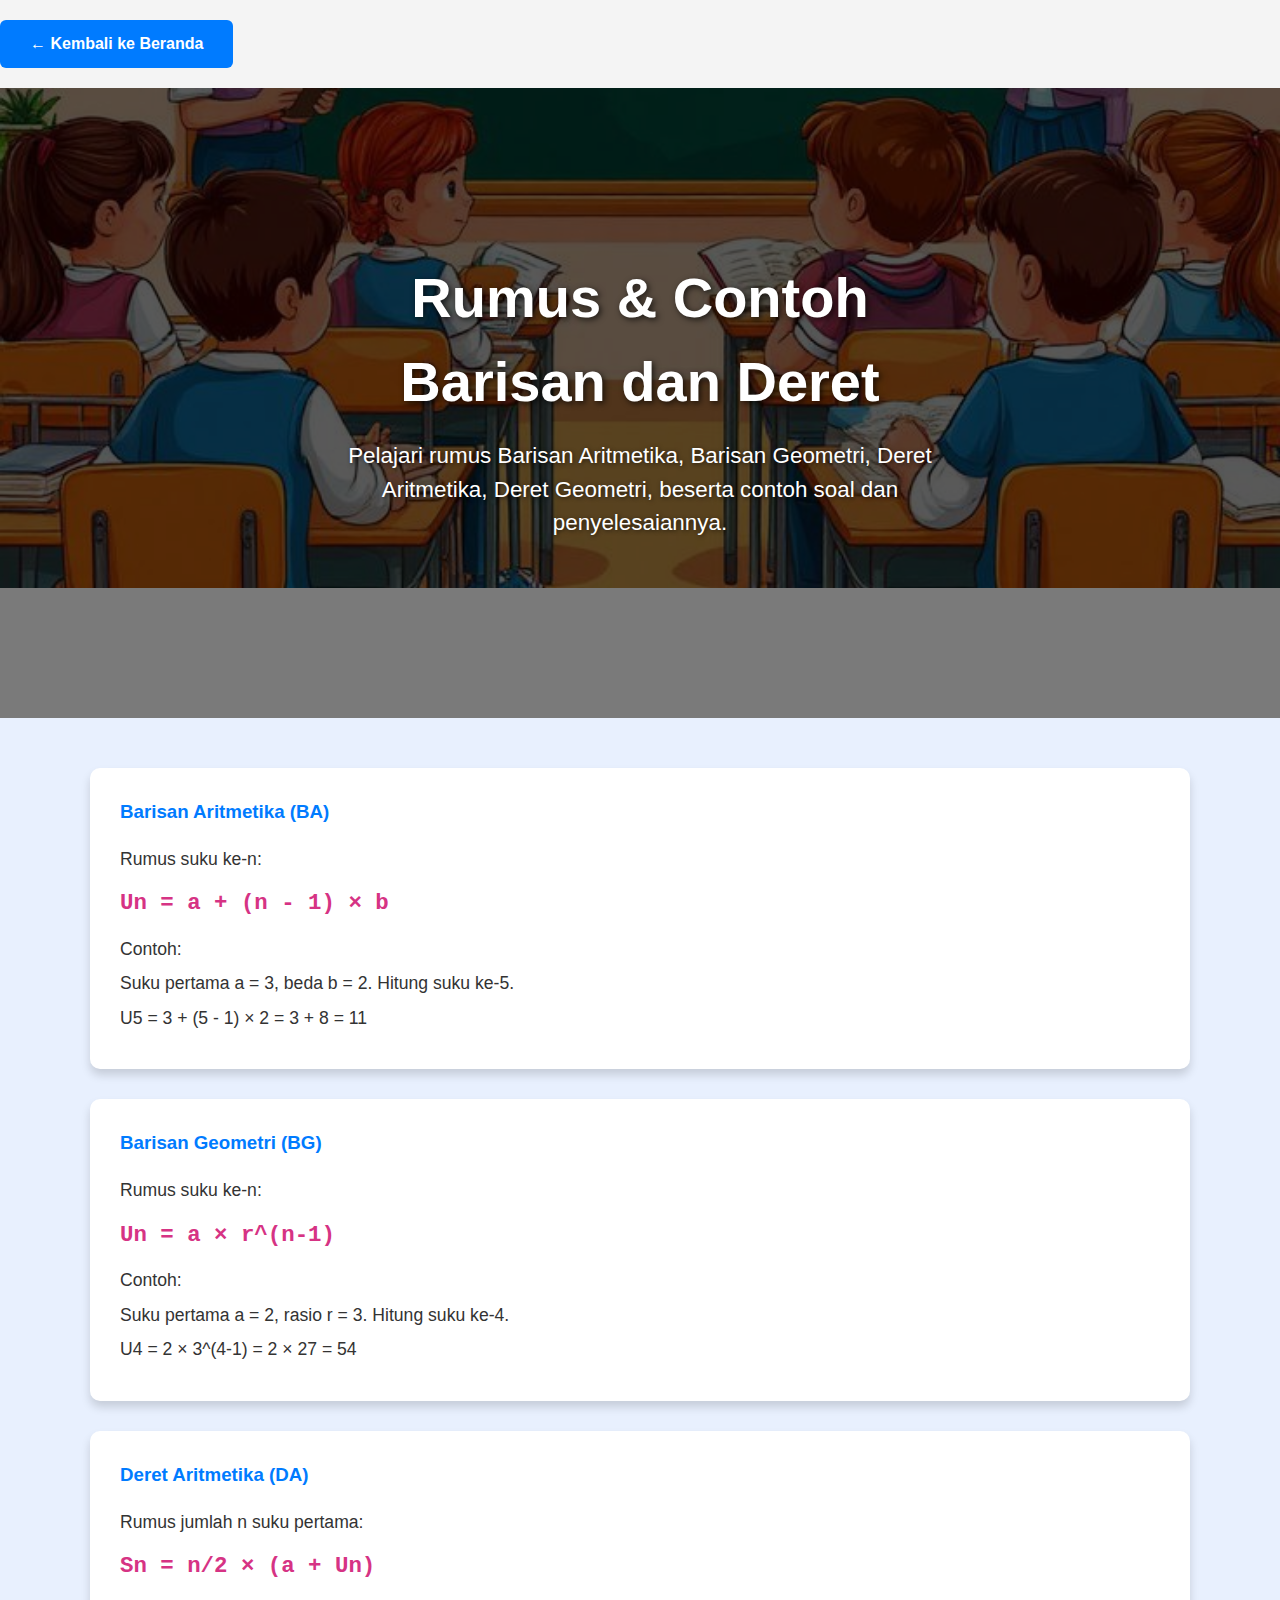
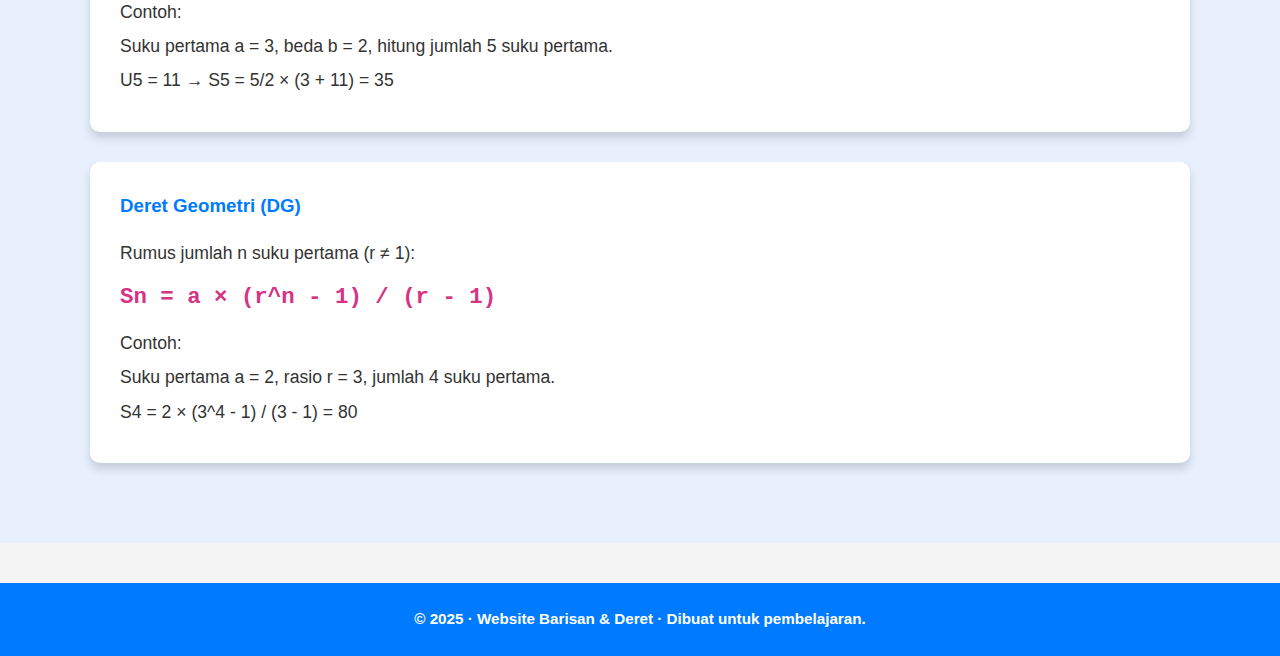
<file: rumus.html>
<!DOCTYPE HTML>
<html lang="id">
<head>
    <meta charset="utf-8">
    <meta name="viewport" content="width=device-width, initial-scale=1">
    <title>Rumus & Contoh - Barisan & Deret</title>
    <link rel="stylesheet" href="css/styles.css"> <!-- Global CSS -->
    <link rel="stylesheet" href="css/rumus.css">  <!-- CSS khusus rumus -->
</head>
<body>
    <!-- Tombol Kembali ke Beranda -->
    <a href="index.html" class="btn-back">← Kembali ke Beranda</a>

    <!-- Header Section -->
    <header>
        <img src="assets/images/image7.jpg" alt="Rumus Barisan & Deret">
        <div class="overlay"></div>
        <div class="hero">
            <h1 class="title">Rumus & Contoh Barisan dan Deret</h1>
            <p class="lead">
                Pelajari rumus Barisan Aritmetika, Barisan Geometri, Deret Aritmetika, Deret Geometri, beserta contoh soal dan penyelesaiannya.
            </p>
        </div>
    </header>

    <!-- Rumus Section -->
    <section class="rumus-section">
        <div class="container">
            <article class="rumus-card">
                <h3>Barisan Aritmetika (BA)</h3>
                <p>Rumus suku ke-n:</p>
                <p class="formula">Un = a + (n - 1) × b</p>
                <p>Contoh:</p>
                <p>Suku pertama a = 3, beda b = 2. Hitung suku ke-5.</p>
                <p>U5 = 3 + (5 - 1) × 2 = 3 + 8 = 11</p>
            </article>

            <article class="rumus-card">
                <h3>Barisan Geometri (BG)</h3>
                <p>Rumus suku ke-n:</p>
                <p class="formula">Un = a × r^(n-1)</p>
                <p>Contoh:</p>
                <p>Suku pertama a = 2, rasio r = 3. Hitung suku ke-4.</p>
                <p>U4 = 2 × 3^(4-1) = 2 × 27 = 54</p>
            </article>

            <article class="rumus-card">
                <h3>Deret Aritmetika (DA)</h3>
                <p>Rumus jumlah n suku pertama:</p>
                <p class="formula">Sn = n/2 × (a + Un)</p>
                <p>Contoh:</p>
                <p>Suku pertama a = 3, beda b = 2, hitung jumlah 5 suku pertama.</p>
                <p>U5 = 11 → S5 = 5/2 × (3 + 11) = 35</p>
            </article>

            <article class="rumus-card">
                <h3>Deret Geometri (DG)</h3>
                <p>Rumus jumlah n suku pertama (r ≠ 1):</p>
                <p class="formula">Sn = a × (r^n - 1) / (r - 1)</p>
                <p>Contoh:</p>
                <p>Suku pertama a = 2, rasio r = 3, jumlah 4 suku pertama.</p>
                <p>S4 = 2 × (3^4 - 1) / (3 - 1) = 80</p>
            </article>
        </div>
    </section>

    <!-- Footer -->
    <footer>
        © 2025 · Website Barisan & Deret · Dibuat untuk pembelajaran.
    </footer>
</body>
</html>
</file>
<file: css/styles.css>
/* =========== GLOBAL STYLE =========== */
* {
    margin: 0;
    padding: 0;
    box-sizing: border-box;
    font-family: 'Poppins', sans-serif;
}

body {
    color: #222;
    background-color: #f5f5dc;
    line-height: 1.5;
}

/* =========== HEADER & HERO =========== */
header {
    position: relative;
    width: 100%;
    height: 70vh;
    display: flex;
    justify-content: center;
    align-items: center;
    overflow: hidden;
}

header img {
    width: 100%;
    height: 100%;
    object-fit: cover;
    filter: brightness(70%);
    position: absolute;
    top: 0;
    left: 0;
    z-index: 1;
}

header .overlay {
    content: "";
    position: absolute;
    top: 0;
    left: 0;
    width: 100%;
    height: 100%;
    background: rgba(0, 0, 0, 0.4); /* overlay gelap transparan */
    z-index: 2;
}

.hero {
    position: relative;
    z-index: 3;
    text-align: center;
    padding: 20px 15px;
    color: #fff;
}

.title {
    font-size: 3rem;
    font-weight: 700;
    margin-bottom: 15px;
    color: #ffffff;
    text-shadow: 2px 2px 6px rgba(0,0,0,0.7);
}

.lead {
    font-size: 1.2rem;
    max-width: 700px;
    margin: auto;
    color: #ffffff;
    line-height: 1.5;
    text-shadow: 1px 1px 4px rgba(0,0,0,0.6);
}

/* =========== CTA (MENU CARD) SECTION =========== */
.cta-section {
    padding: 50px 20px;
    background-color: #f5f5dc;
}

.cta-container {
    display: flex;
    flex-wrap: wrap;
    justify-content: center;
    gap: 20px;
}

.cta-card {
    background: #fff8dc;
    width: 250px;
    padding: 20px;
    border-radius: 12px;
    box-shadow: 0 4px 12px rgba(0, 0, 0, 0.15);
    text-align: center;
    transition: all 0.3s ease-in-out;
}

.cta-card:hover {
    transform: translateY(-8px);
    box-shadow: 0 6px 15px rgba(0, 0, 0, 0.25);
}

.cta-icon {
    font-size: 2.2rem;
    color: #007bff;
}

.cta-card h3 {
    margin: 10px 0 8px;
    font-size: 1.3rem;
    font-weight: 600;
    color: #003366;
}

.cta-card p {
    font-size: 1rem;
    color: #555;
    margin-bottom: 15px;
    line-height: 1.4;
}

.cta-button {
    display: inline-block;
    padding: 10px 20px;
    background: #003366;
    color: #fff;
    border-radius: 8px;
    text-decoration: none;
    font-size: 0.95rem;
    transition: 0.3s;
}

.cta-button:hover {
    background: #007bff;
}

/* =========== FOOTER =========== */
footer {
    text-align: center;
    padding: 20px;
    background-color: #003366;
    color: #fff;
    font-size: 0.95rem;
}

/* =========== RESPONSIVE =========== */
@media (max-width: 768px) {
    .title {
        font-size: 2.2rem;
    }

    .lead {
        font-size: 1rem;
    }

    .cta-container {
        gap: 15px;
    }

    .cta-card {
        width: 200px;
        padding: 15px;
    }
}

@media (max-width: 480px) {
    .title {
        font-size: 1.8rem;
    }

    .lead {
        font-size: 0.95rem;
    }

    .cta-card {
        width: 100%;
    }
}
</file>
<file: css/game.css>
body {
    font-family: 'Comic Sans MS', cursive, sans-serif;
    margin: 0;
    padding: 20px;
    background-color: #f0f8ff; /* Biru langit */
    display: flex;
    justify-content: center;
    align-items: center;
    min-height: 100vh;
    background-size: cover;
    transition: background-color 0.5s;
    position: relative; /* Penting untuk confetti */
}

/* ---------------------- MODAL KONFIRMASI KUSTOM ---------------------- */
.modal {
    display: none; /* Disembunyikan secara default */
    position: fixed;
    z-index: 100; /* Pastikan di atas semua elemen */
    left: 0;
    top: 0;
    width: 100%;
    height: 100%;
    overflow: auto;
    background-color: rgba(0,0,0,0.6); 
    justify-content: center;
    align-items: center;
}

.modal-content {
    background-color: #fff8e1;
    padding: 30px;
    border: 5px solid #ffcc80;
    border-radius: 15px;
    text-align: center;
    box-shadow: 0 10px 20px rgba(0, 0, 0, 0.4);
    max-width: 90%;
}

#confirm-message {
    font-size: 1.5em;
    color: #444;
    margin-bottom: 25px;
    font-weight: bold;
}

.modal-buttons {
    display: flex;
    justify-content: center;
    gap: 20px;
}

.modal-btn {
    padding: 12px 25px;
    font-size: 1.2em;
    font-weight: bold;
    border: none;
    border-radius: 8px;
    cursor: pointer;
    transition: background-color 0.2s;
}

.modal-btn.yes {
    background-color: #4caf50;
    color: white;
}
.modal-btn.no {
    background-color: #f44336;
    color: white;
}
.modal-btn.yes:hover { background-color: #45a049; }
.modal-btn.no:hover { background-color: #e53935; }


/* ---------------------- HALAMAN AWAL ---------------------- */
#name-input-container {
    background-color: #ffe0b2; 
    padding: 40px;
    border-radius: 25px;
    text-align: center;
    box-shadow: 0 10px 30px rgba(0, 0, 0, 0.3);
    border: 5px solid #ff9800;
    display: flex;
    flex-direction: column;
    gap: 15px;
    max-width: 500px;
    animation: fadeIn 1s;
}

#name-input-container h1 {
    font-size: 3em;
    color: #e65100; 
    text-shadow: 3px 3px #fff;
    margin: 0;
}

#player-name-input {
    font-size: 1.4em;
    padding: 15px;
    border-radius: 12px;
    border: 3px solid #ccc;
    text-align: center;
    transition: border-color 0.3s;
}

#submit-name-btn {
    font-size: 1.5em;
    padding: 15px 25px;
    font-weight: bold;
    border-radius: 15px;
    border: none;
    cursor: pointer;
    background-color: #4caf50; 
    color: white;
    box-shadow: 0 5px #388e3c;
    transition: all 0.1s;
}
#submit-name-btn:active {
    box-shadow: 0 2px #388e3c;
    transform: translateY(3px);
}

#home-btn-start { 
    background-color: #f0ad4e !important; 
    color: #333 !important; 
    box-shadow: 0 5px #eea236 !important;
    font-size: 1.5em;
    padding: 15px 25px;
}
#home-btn-start:active {
    box-shadow: 0 2px #eea236 !important;
    transform: translateY(3px);
}


/* ---------------------- PAPAN GAME ---------------------- */
#game-board {
    background-color: #add8e6; 
    border: 10px solid #4682b4; 
    border-radius: 25px;
    padding: 30px;
    box-shadow: 0 15px 30px rgba(0, 0, 0, 0.4);
    text-align: center;
    max-width: 1000px;
    width: 95%;
    flex-direction: column;
    gap: 20px;
}

.game-title {
    font-size: 3.5em;
    color: #ff4500; 
    text-shadow: 4px 4px #000;
}
.subtitle {
    font-size: 1.5em;
    color: #36454F;
    margin-top: 0;
    margin-bottom: 30px;
}

.main-content {
    display: flex;
    justify-content: space-between;
    gap: 30px;
    flex-wrap: wrap;
}

.sequence-area {
    flex: 2;
    background-color: #ffffa0; 
    border-radius: 15px;
    padding: 20px;
    display: flex;
    flex-direction: column;
    gap: 15px;
    border: 3px dashed #daa520;
}

.row {
    display: flex;
    justify-content: center;
    align-items: center;
    gap: 10px;
    flex-wrap: wrap; 
}

/* BARIS PERBAIKAN: Kontrol Kubus Soal/Gulungan */
.controls-and-info-row {
    display: flex;
    justify-content: center; 
    align-items: center;
    gap: 50px; 
    margin: 10px 0; 
}


/* Kotak Suku/Beda */
.square {
    width: 70px;
    height: 70px;
    border: 3px solid #6a5acd;
    border-radius: 10px;
    padding: 5px;
    box-shadow: inset 0 0 8px rgba(0, 0, 0, 0.2);
    box-sizing: border-box;
    transition: transform 0.2s;
}

.term-box { background-color: #87cefa; border-color: #4682b4; } 
.diff-box { background-color: #ffa07a; border-color: #ff6347; } 

/* Input di dalam kotak */
.box-input {
    width: 100%;
    height: 100%;
    border: none;
    background: transparent;
    text-align: center;
    font-size: 1.5em;
    font-weight: bold;
    color: #333;
    -moz-appearance: textfield;
    transition: background-color 0.5s, color 0.5s;
}
.box-input::-webkit-outer-spin-button,
.box-input::-webkit-inner-spin-button { -webkit-appearance: none; margin: 0; }

/* Feedback Visual */
.box-input.correct {
    background-color: #4caf50; 
    color: white;
    animation: pulseCorrect 0.5s;
}
.box-input.wrong {
    background-color: #f44336; 
    color: white;
    animation: shake 0.5s;
}
@keyframes pulseCorrect {
    0% { transform: scale(1); }
    50% { transform: scale(1.1); }
    100% { transform: scale(1); }
}
@keyframes shake {
    0% { transform: translateX(0); }
    25% { transform: translateX(-5px); }
    50% { transform: translateX(5px); }
    75% { transform: translateX(-5px); }
    100% { transform: translateX(0); }
}

.operator { font-size: 2em; font-weight: bold; color: #4682b4; }

/* Kubus Interaktif */
.small-box {
    width: 90px;
    height: 90px;
    background-color: #98fb98;
    border-color: #3cb371;
    font-size: 1em;
    display: flex; /* Tambahkan display flex */
    flex-direction: column; /* Ubah orientasi ke kolom */
    justify-content: center; /* Pusatkan konten vertikal */
    align-items: center; /* Pusatkan konten horizontal */
    padding: 5px;
    cursor: pointer;
    transition: all 0.2s ease-in-out;
}
.small-box:hover { transform: scale(1.1); box-shadow: 0 0 10px #3cb371; }

.small-box p {
    margin: 0;
    line-height: 1.1; 
}
.small-box p:last-child {
    font-size: 0.75em; 
    font-weight: bold;
}

#kubus-soal { background-color: #ff6347; border-color: #dc143c; color: white; }
#kubus-soal p:first-child { font-size: 2em; }
#kubus-gulungan { background-color: #daa520; border-color: #b8860b; color: white; }
#kubus-gulungan p:first-child { font-size: 2em; }

/* ---------------------- GULUNGAN SOAL (CHALLENGE) ---------------------- */
.challenge-card {
    text-align: center;
    background-color: #fffacd; 
    border: 5px solid #ffeb3b;
    padding: 20px;
    margin-bottom: 20px;
    border-radius: 15px;
    box-shadow: 0 5px 15px rgba(0, 0, 0, 0.2);
    animation: slideDown 0.5s;
}

#challenge-title {
    color: #8b4513;
    font-size: 1.8em;
    margin-top: 0;
}

#challenge-question {
    font-size: 1.6em;
    font-weight: bold;
    color: #333;
    margin-bottom: 15px;
}

#check-answer-btn {
    padding: 15px 35px;
    font-size: 1.5em !important;
    font-weight: bold;
    background-color: #00bcd4 !important; 
    color: white !important;
    border-radius: 10px !important;
    border: none;
    cursor: pointer;
    box-shadow: 0 4px #008ba3;
    transition: all 0.1s;
    font-family: 'Comic Sans MS', cursive;
}
#check-answer-btn:active {
    box-shadow: 0 1px #008ba3;
    transform: translateY(3px);
}

/* ---------------------- KARTU RUMUS ---------------------- */
.formula-card-area {
    flex: 1;
    display: flex;
    flex-direction: column;
    gap: 20px;
}

.formula-card {
    background-color: #ffe4b5;
    border: 3px solid #cd853f;
    border-radius: 15px;
    padding: 20px;
    text-align: left;
    box-shadow: 0 5px 15px rgba(0, 0, 0, 0.2);
}

.formula-card h2 {
    color: #a0522d;
    font-size: 1.8em;
    margin-top: 0;
}

.formula-card p {
    font-size: 1.2em;
    line-height: 1.5;
    color: #555;
    margin: 5px 0;
}


/* ---------------------- KONTROL & SKOR ---------------------- */
.controls-area {
    display: flex;
    justify-content: center;
    align-items: center;
    gap: 20px;
    margin-top: 30px;
}

.control-btn {
    padding: 12px 25px;
    font-size: 1.2em;
    font-weight: bold;
    border-radius: 15px;
    border: none;
    cursor: pointer;
    color: white;
    box-shadow: 0 5px 10px rgba(0, 0, 0, 0.3);
}

#reset-btn:hover { background-color: #e0a800; }

#home-btn-game { 
    background-color: #6c757d; 
    color: white; 
    box-shadow: 0 5px #5a6268; 
}
#home-btn-game:hover { 
    background-color: #5a6268; 
}

#player-score {
    background-color: #fffacd;
    border: 3px solid #daa520;
    padding: 10px 20px;
    border-radius: 10px;
    font-size: 1.4em;
    font-weight: bold;
    color: #8b4513;
}

/* ---------------------- EFEK KONFETI ---------------------- */
.confetti {
    position: fixed;
    width: 10px;
    height: 10px;
    top: -10px;
    opacity: 0.7;
    border-radius: 50%;
    animation: fall linear forwards;
    z-index: 20;
}
@keyframes fall {
    0% { transform: translateY(0) rotate(0deg); }
    100% { transform: translateY(800px) rotate(720deg); opacity: 0; }
}

/* ---------------------- RESPONSIVE ---------------------- */
@media (max-width: 768px) {
    .main-content { flex-direction: column; }
    .sequence-area, .formula-card-area { width: 100%; box-sizing: border-box; }
    .game-title { font-size: 2.5em; }
    .square { width: 45px; height: 45px; } 
    .box-input { font-size: 1.0em; }
    
    /* Tombol Kubus dan Info diperkecil agar pas */
    .small-box { 
        width: 60px; 
        height: 60px;
        font-size: 0.9em;
    }
    .small-box p:first-child { font-size: 1.5em; }
    .controls-and-info-row { gap: 20px; }
    
    .controls-area { flex-wrap: wrap; }
    .operator { font-size: 1.2em; }
    .formula-card h2 { font-size: 1.5em; }
}
</file>
<file: css/latihan.css>
/* ===== Global Latihan ===== */
body {
    font-family: Arial, sans-serif;
    background-color: #f4f4f4; /* Warna halaman */
    color: #333;
    margin: 0;
    padding: 0;
}

/* Tombol Kembali ke Beranda */
.page-actions a {
    display: inline-block;
    margin: 20px 0;
    padding: 14px 30px;
    background-color: #007bff;
    color: #fff;
    font-weight: bold;
    font-family: Arial, sans-serif;
    text-decoration: none;
    border-radius: 6px;
    transition: background-color 0.3s;
}
.page-actions a:hover {
    background-color: #0056b3;
}

/* Header */
header {
    position: relative;
    text-align: center;
    color: white;
}
header img.header-img {
    width: 100%;
    height: 500px; /* header besar */
    object-fit: cover;
}
header .overlay {
    position: absolute;
    top: 0; left: 0;
    width: 100%;
    height: 100%;
    background-color: rgba(0,0,0,0.5);
}
header .hero {
    position: absolute;
    top: 50%;
    left: 50%;
    transform: translate(-50%, -50%);
}
header .hero h1 {
    font-size: 3em;
    font-weight: bold;
}
header .hero p.summary-intro {
    font-size: 1.3em;
    max-width: 900px;
    margin: 10px auto;
}

/* Main Content */
main.shell {
    max-width: 1100px;
    margin: 40px auto;
    padding: 0 20px;
}

/* Soal Card */
.soal-card {
    background-color: #fff;
    padding: 25px;
    margin-bottom: 25px;
    border-radius: 10px;
    box-shadow: 0 6px 10px rgba(0,0,0,0.15);
}
.soal-card p {
    font-size: 1.1em;
    margin: 10px 0;
}
.soal-card strong {
    color: #007bff;
}

/* Tombol Cek Jawaban */
.btn-jawab {
    display: inline-block;
    margin: 10px 0;
    padding: 12px 25px;
    background-color: #d63384;
    color: #fff;
    font-weight: bold;
    text-decoration: none;
    border: none;
    border-radius: 6px;
    cursor: pointer;
    transition: background-color 0.3s;
}
.btn-jawab:hover {
    background-color: #a71d5d;
}

/* Jawaban */
.jawaban {
    font-family: 'Courier New', Courier, monospace;
    font-weight: bold;
    font-size: 1.3em;
    color: #333;
    margin-top: 10px;
}

/* Footer */
footer {
    text-align: center;
    padding: 25px;
    margin-top: 40px;
    background-color: #007bff;
    color: #fff;
    font-weight: bold;
}
</file>
<file: css/rumus.css>
/* ===== Global Rumus & Contoh ===== */
body {
    font-family: Arial, sans-serif;
    background-color: #f4f4f4; /* Background halaman */
    color: #333;
    margin: 0;
    padding: 0;
}

/* Tombol Kembali ke Beranda */
.btn-back {
    display: inline-block;
    margin: 20px 0;
    padding: 12px 30px;
    background-color: #007bff;
    color: #fff;
    font-weight: bold;
    font-family: Arial, sans-serif;
    text-decoration: none;
    border-radius: 6px;
    transition: background-color 0.3s;
}
.btn-back:hover {
    background-color: #0056b3;
}

/* Header */
header {
    position: relative;
    text-align: center;
    color: white;
}
header img {
    width: 100%;
    height: 500px; /* header lebih besar */
    object-fit: cover;
}
header .overlay {
    position: absolute;
    top: 0; left: 0;
    width: 100%;
    height: 100%;
    background-color: rgba(0,0,0,0.5);
}
header .hero {
    position: absolute;
    top: 50%;
    left: 50%;
    transform: translate(-50%, -50%);
}
header .hero .title {
    font-size: 3.5em; /* lebih besar */
    font-weight: bold;
}
header .hero .lead {
    font-size: 1.4em;
    max-width: 900px;
    margin: 10px auto;
}

/* Rumus Section */
.rumus-section {
    padding: 50px 20px; /* lebih luas */
    background-color: #e8f0fe; /* Warna sama seperti materi */
}
.container {
    max-width: 1100px; /* container lebih lebar */
    margin: 0 auto;
}
.rumus-card {
    background-color: #fff;
    padding: 30px; /* lebih besar */
    margin-bottom: 30px;
    border-radius: 10px;
    box-shadow: 0 6px 10px rgba(0,0,0,0.15);
}
.rumus-card h3 {
    color: #007bff;
    font-weight: bold;
    margin-bottom: 20px;
}
.rumus-card .formula {
    font-family: 'Courier New', Courier, monospace;
    font-weight: bold;
    font-size: 1.4em; /* lebih besar */
    color: #d63384;
    margin: 15px 0;
}
.rumus-card p {
    margin: 8px 0;
    font-size: 1.1em;
}

/* Footer */
footer {
    text-align: center;
    padding: 25px;
    margin-top: 40px;
    background-color: #007bff;
    color: #fff;
    font-weight: bold;
}
</file>
